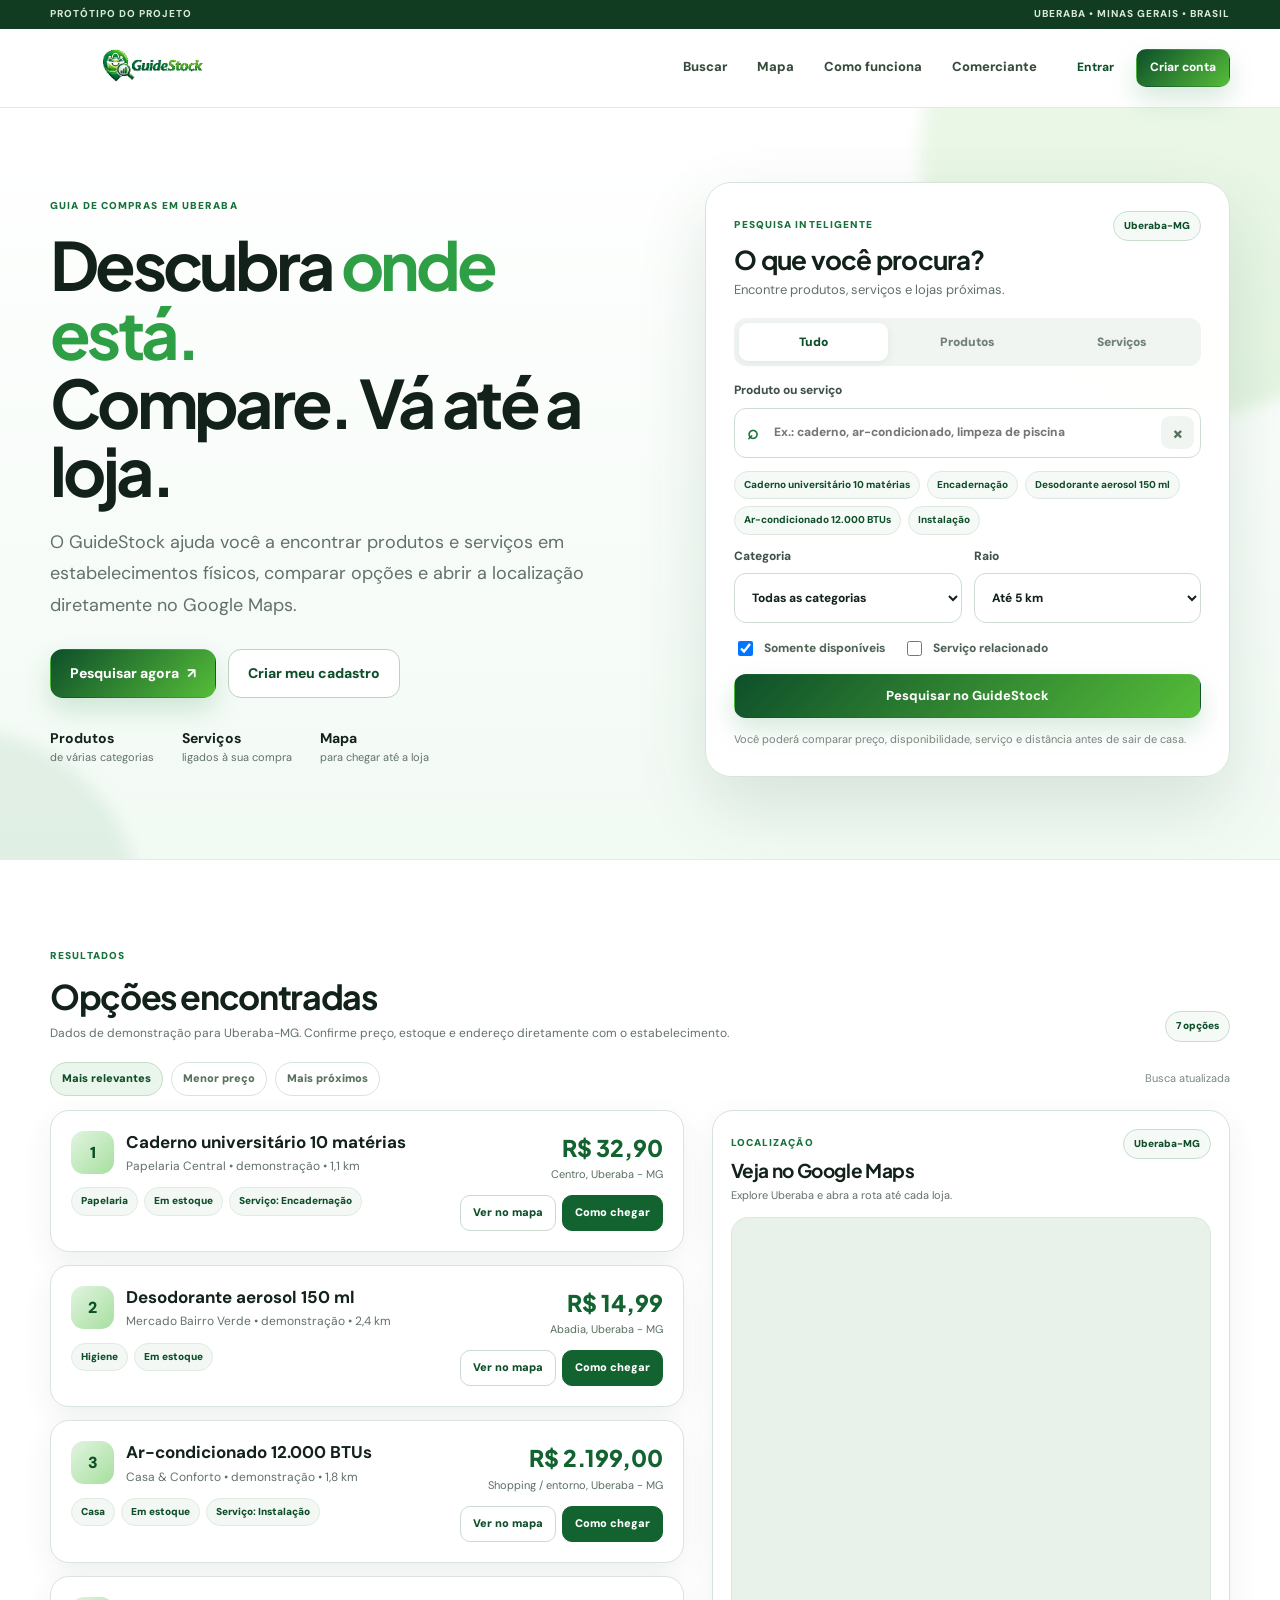
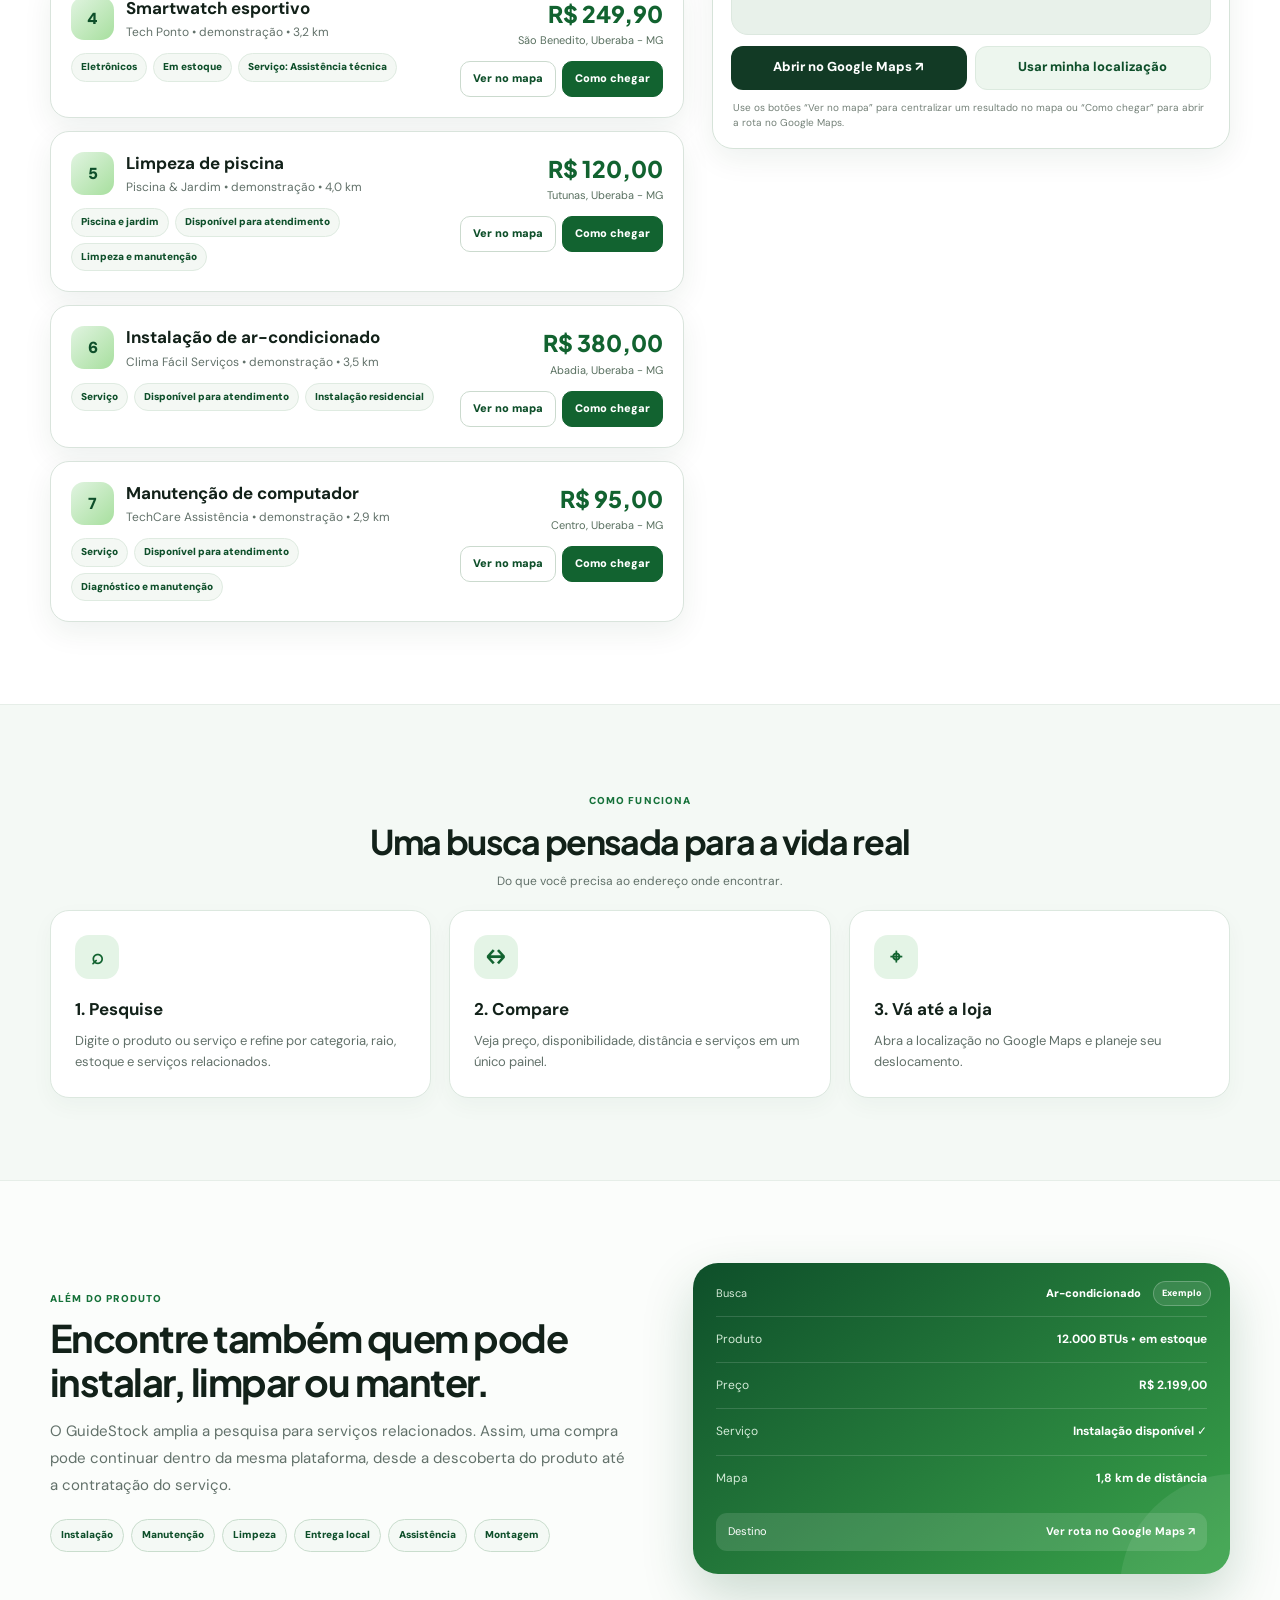
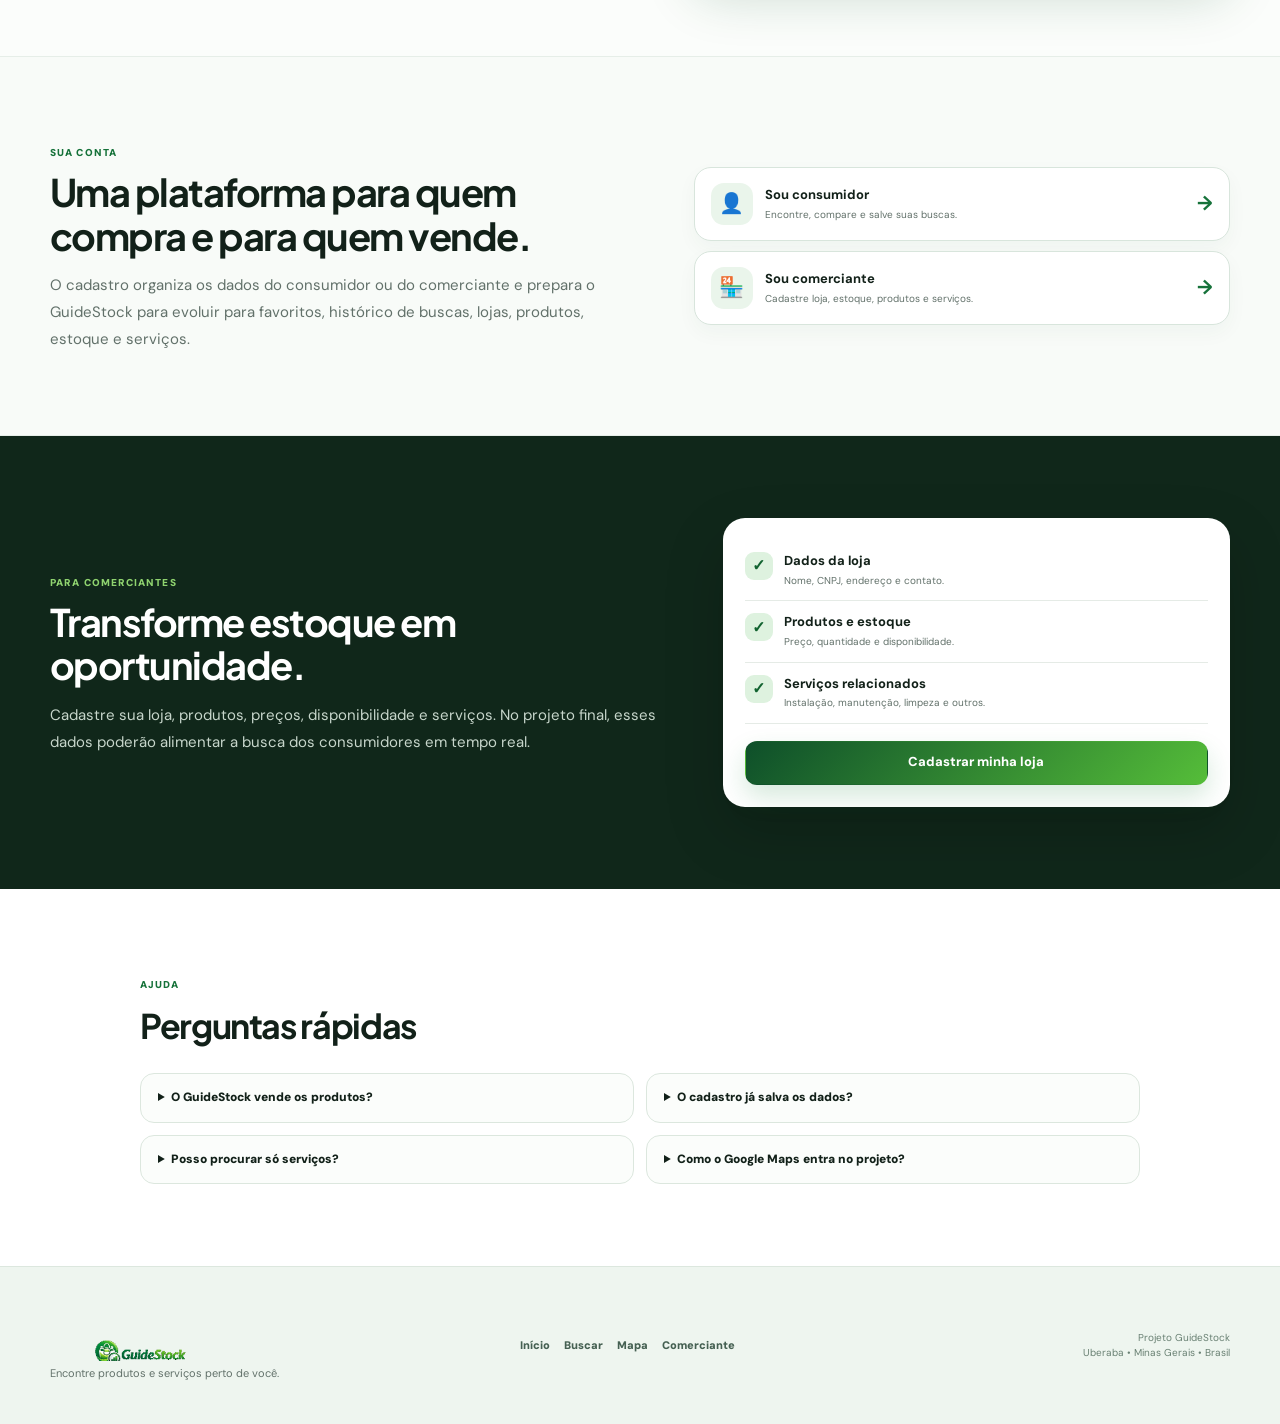
<file: chgt/index.html>
<!DOCTYPE html>
<html lang="pt-BR">
<head>
  <meta charset="UTF-8" />
  <meta name="viewport" content="width=device-width, initial-scale=1.0" />
  <meta name="description" content="GuideStock — encontre produtos e serviços em lojas físicas de Uberaba-MG e veja as opções no Google Maps." />
  <meta name="theme-color" content="#16723a" />
  <title>GuideStock | Encontre perto de você</title>
  <link rel="preconnect" href="https://fonts.googleapis.com" />
  <link rel="preconnect" href="https://fonts.gstatic.com" crossorigin />
  <link href="https://fonts.googleapis.com/css2?family=DM+Sans:wght@400;500;600;700&family=Plus+Jakarta+Sans:wght@600;700;800&display=swap" rel="stylesheet" />
  <link rel="stylesheet" href="styles.css" />
</head>
<body>
  <div class="demo-strip">
    <div class="container demo-strip-inner">
      <span>PROTÓTIPO DO PROJETO</span>
      <span>Uberaba • Minas Gerais • Brasil</span>
    </div>
  </div>

  <header class="site-header">
    <div class="container nav-wrap">
      <a class="brand" href="#inicio" aria-label="GuideStock - início">
        <span class="brand-frame">
          <img src="assets/logo.png" alt="GuideStock" class="brand-logo" id="brandLogo" />
        </span>
      </a>

      <div class="mobile-nav-panel" id="mobileNavPanel">
        <nav class="main-nav" aria-label="Navegação principal">
          <a href="#buscar">Buscar</a>
          <a href="#mapa">Mapa</a>
          <a href="#como-funciona">Como funciona</a>
          <a href="#comerciante">Comerciante</a>
        </nav>

        <div class="nav-account" id="navAccount">
          <button class="btn btn-ghost btn-small" type="button" data-auth-open="login">Entrar</button>
          <button class="btn btn-primary btn-small" type="button" data-auth-open="register">Criar conta</button>
        </div>
      </div>

      <button class="nav-menu" id="navMenuBtn" type="button" aria-label="Abrir menu" aria-controls="mobileNavPanel" aria-expanded="false">☰</button>
    </div>
  </header>

  <main>
    <section class="hero" id="inicio">
      <div class="hero-glow glow-one"></div>
      <div class="hero-glow glow-two"></div>
      <div class="container hero-grid">
        <div class="hero-copy">
          <span class="eyebrow">Guia de compras em Uberaba</span>
          <h1>Descubra <span>onde está.</span><br />Compare. Vá até a loja.</h1>
          <p>O GuideStock ajuda você a encontrar produtos e serviços em estabelecimentos físicos, comparar opções e abrir a localização diretamente no Google Maps.</p>
          <div class="hero-actions">
            <a class="btn btn-primary btn-large" href="#buscar">Pesquisar agora <span>↗</span></a>
            <button class="btn btn-outline btn-large" type="button" data-auth-open="register">Criar meu cadastro</button>
          </div>
          <div class="hero-highlights">
            <div><strong>Produtos</strong><span>de várias categorias</span></div>
            <div><strong>Serviços</strong><span>ligados à sua compra</span></div>
            <div><strong>Mapa</strong><span>para chegar até a loja</span></div>
          </div>
        </div>

        <div class="search-card" id="buscar">
          <div class="search-card-head">
            <div>
              <span class="section-kicker">Pesquisa inteligente</span>
              <h2>O que você procura?</h2>
              <p>Encontre produtos, serviços e lojas próximas.</p>
            </div>
            <span class="city-pill">Uberaba-MG</span>
          </div>

          <div class="search-type" role="tablist" aria-label="Tipo de pesquisa">
            <button type="button" class="search-type-btn is-active" data-search-type="all" role="tab" aria-selected="true">Tudo</button>
            <button type="button" class="search-type-btn" data-search-type="produto" role="tab" aria-selected="false">Produtos</button>
            <button type="button" class="search-type-btn" data-search-type="servico" role="tab" aria-selected="false">Serviços</button>
          </div>

          <form id="searchForm" class="search-form">
            <label class="search-main-field">Produto ou serviço
              <div class="search-input-wrap">
                <span aria-hidden="true">⌕</span>
                <input id="searchInput" type="search" placeholder="Ex.: caderno, ar-condicionado, limpeza de piscina" autocomplete="off" />
                <button class="input-clear" id="clearSearch" type="button" aria-label="Limpar busca">×</button>
              </div>
            </label>

            <div class="search-suggestions" id="searchSuggestions" aria-live="polite"></div>

            <div class="form-row">
              <label>Categoria
                <select id="categorySelect">
                  <option value="todos">Todas as categorias</option>
                  <option value="papelaria">Papelaria</option>
                  <option value="higiene">Higiene</option>
                  <option value="eletronicos">Eletrônicos</option>
                  <option value="casa">Casa</option>
                  <option value="automotivo">Automotivo</option>
                  <option value="piscina">Piscina e jardim</option>
                  <option value="servicos">Serviços</option>
                </select>
              </label>
              <label>Raio
                <select id="radiusSelect">
                  <option value="5">Até 5 km</option>
                  <option value="10">Até 10 km</option>
                  <option value="20">Até 20 km</option>
                  <option value="cidade">Toda a cidade</option>
                </select>
              </label>
            </div>

            <div class="form-options">
              <label class="check"><input id="stockOnly" type="checkbox" checked /> <span>Somente disponíveis</span></label>
              <label class="check"><input id="serviceOnly" type="checkbox" /> <span>Serviço relacionado</span></label>
            </div>

            <button class="btn btn-primary btn-full btn-search" type="submit">Pesquisar no GuideStock</button>
            <p class="small-note">Você poderá comparar preço, disponibilidade, serviço e distância antes de sair de casa.</p>
          </form>
        </div>
      </div>
    </section>

    <section class="section results-section" id="resultados">
      <div class="container">
        <div class="section-heading">
          <div>
            <span class="section-kicker">Resultados</span>
            <h2>Opções encontradas</h2>
            <p id="resultsSubtitle">Resultados de demonstração para Uberaba-MG.</p>
          </div>
          <span class="result-count" id="resultCount">0 opções</span>
        </div>

        <div class="results-toolbar">
          <button type="button" class="toolbar-chip is-active" data-sort="relevance">Mais relevantes</button>
          <button type="button" class="toolbar-chip" data-sort="price">Menor preço</button>
          <button type="button" class="toolbar-chip" data-sort="distance">Mais próximos</button>
          <span class="toolbar-spacer"></span>
          <span class="results-status" id="resultsStatus">Busca pronta</span>
        </div>

        <div class="content-grid">
          <div class="results-list" id="resultsList" aria-live="polite"></div>

          <aside class="map-panel" id="mapa">
            <div class="map-head">
              <div>
                <span class="section-kicker">Localização</span>
                <h3>Veja no Google Maps</h3>
                <p>Explore Uberaba e abra a rota até cada loja.</p>
              </div>
              <span class="map-city">Uberaba-MG</span>
            </div>

            <div class="google-map-frame" id="mapFrameWrap" aria-label="Mapa do Google Maps de Uberaba">
              <iframe
                id="googleMapIframe"
                title="Google Maps — Uberaba, Minas Gerais"
                loading="lazy"
                allowfullscreen
                referrerpolicy="strict-origin-when-cross-origin"
                src="https://www.google.com/maps?q=Uberaba%2C%20MG%2C%20Brasil&z=13&output=embed"></iframe>
            </div>

            <div class="map-actions">
              <a class="btn btn-dark" id="openCityMap" target="_blank" rel="noopener">Abrir no Google Maps ↗</a>
              <button class="btn btn-soft" id="useCurrentLocation" type="button">Usar minha localização</button>
            </div>
            <p class="map-note">Use os botões “Ver no mapa” para centralizar um resultado no mapa ou “Como chegar” para abrir a rota no Google Maps.</p>
          </aside>
        </div>
      </div>
    </section>

    <section class="section feature-section" id="como-funciona">
      <div class="container">
        <div class="section-heading center">
          <div>
            <span class="section-kicker">Como funciona</span>
            <h2>Uma busca pensada para a vida real</h2>
            <p>Do que você precisa ao endereço onde encontrar.</p>
          </div>
        </div>
        <div class="feature-grid">
          <article class="feature-card">
            <div class="icon-bubble">⌕</div>
            <h3>1. Pesquise</h3>
            <p>Digite o produto ou serviço e refine por categoria, raio, estoque e serviços relacionados.</p>
          </article>
          <article class="feature-card">
            <div class="icon-bubble">↔</div>
            <h3>2. Compare</h3>
            <p>Veja preço, disponibilidade, distância e serviços em um único painel.</p>
          </article>
          <article class="feature-card">
            <div class="icon-bubble">⌖</div>
            <h3>3. Vá até a loja</h3>
            <p>Abra a localização no Google Maps e planeje seu deslocamento.</p>
          </article>
        </div>
      </div>
    </section>

    <section class="section service-section">
      <div class="container service-wrap">
        <div class="service-copy">
          <span class="section-kicker">Além do produto</span>
          <h2>Encontre também quem pode instalar, limpar ou manter.</h2>
          <p>O GuideStock amplia a pesquisa para serviços relacionados. Assim, uma compra pode continuar dentro da mesma plataforma, desde a descoberta do produto até a contratação do serviço.</p>
          <div class="tag-list">
            <span>Instalação</span><span>Manutenção</span><span>Limpeza</span><span>Entrega local</span><span>Assistência</span><span>Montagem</span>
          </div>
        </div>
        <div class="service-demo">
          <div class="demo-badge">Exemplo</div>
          <div class="demo-header"><span>Busca</span><span>Ar-condicionado</span></div>
          <div class="demo-row"><span>Produto</span><strong>12.000 BTUs • em estoque</strong></div>
          <div class="demo-row"><span>Preço</span><strong>R$ 2.199,00</strong></div>
          <div class="demo-row"><span>Serviço</span><strong>Instalação disponível ✓</strong></div>
          <div class="demo-row"><span>Mapa</span><strong>1,8 km de distância</strong></div>
          <div class="demo-route"><span>Destino</span><strong>Ver rota no Google Maps ↗</strong></div>
        </div>
      </div>
    </section>

    <section class="section account-section">
      <div class="container account-grid">
        <div>
          <span class="section-kicker">Sua conta</span>
          <h2>Uma plataforma para quem compra e para quem vende.</h2>
          <p>O cadastro organiza os dados do consumidor ou do comerciante e prepara o GuideStock para evoluir para favoritos, histórico de buscas, lojas, produtos, estoque e serviços.</p>
        </div>
        <div class="account-cards">
          <button class="account-type-card" type="button" data-auth-open="register" data-auth-role="consumer">
            <span class="account-icon">👤</span>
            <span><strong>Sou consumidor</strong><small>Encontre, compare e salve suas buscas.</small></span>
            <b>→</b>
          </button>
          <button class="account-type-card" type="button" data-auth-open="register" data-auth-role="merchant">
            <span class="account-icon">🏪</span>
            <span><strong>Sou comerciante</strong><small>Cadastre loja, estoque, produtos e serviços.</small></span>
            <b>→</b>
          </button>
        </div>
      </div>
    </section>

    <section class="section merchant-section" id="comerciante">
      <div class="container merchant-grid">
        <div>
          <span class="section-kicker">Para comerciantes</span>
          <h2>Transforme estoque em oportunidade.</h2>
          <p>Cadastre sua loja, produtos, preços, disponibilidade e serviços. No projeto final, esses dados poderão alimentar a busca dos consumidores em tempo real.</p>
        </div>
        <div class="merchant-card">
          <div class="merchant-point"><span>✓</span><div><strong>Dados da loja</strong><small>Nome, CNPJ, endereço e contato.</small></div></div>
          <div class="merchant-point"><span>✓</span><div><strong>Produtos e estoque</strong><small>Preço, quantidade e disponibilidade.</small></div></div>
          <div class="merchant-point"><span>✓</span><div><strong>Serviços relacionados</strong><small>Instalação, manutenção, limpeza e outros.</small></div></div>
          <button class="btn btn-primary btn-full" id="merchantCta" type="button">Cadastrar minha loja</button>
        </div>
      </div>
    </section>

    <section class="section faq-section">
      <div class="container faq-wrap">
        <div class="section-heading">
          <div><span class="section-kicker">Ajuda</span><h2>Perguntas rápidas</h2></div>
        </div>
        <div class="faq-grid">
          <details><summary>O GuideStock vende os produtos?</summary><p>Não. A plataforma localiza onde o produto ou serviço está disponível presencialmente e direciona o consumidor até a loja.</p></details>
          <details><summary>O cadastro já salva os dados?</summary><p>Sim. No protótipo, a conta fica salva neste navegador e você pode sair e entrar novamente com o mesmo e-mail e senha. A conta não é sincronizada entre aparelhos; para o site público, será necessário um servidor com banco de dados e autenticação segura.</p></details>
          <details><summary>Posso procurar só serviços?</summary><p>Sim. Use a aba “Serviços” na pesquisa ou procure diretamente por termos como instalação, manutenção e limpeza.</p></details>
          <details><summary>Como o Google Maps entra no projeto?</summary><p>O mapa do Google Maps já aparece dentro da página para Uberaba. Os botões de cada resultado abrem a loja no mapa e calculam a rota; uma chave da Maps Embed API pode ser configurada para o modo oficial do Google Maps Embed.</p></details>
        </div>
      </div>
    </section>
  </main>

  <footer class="site-footer">
    <div class="container footer-wrap">
      <div>
        <div class="footer-brand-wrap"><img src="assets/logo.png" alt="GuideStock" class="footer-logo" id="footerLogo" /></div>
        <p>Encontre produtos e serviços perto de você.</p>
      </div>
      <div class="footer-links"><a href="#inicio">Início</a><a href="#buscar">Buscar</a><a href="#mapa">Mapa</a><a href="#comerciante">Comerciante</a></div>
      <div class="footer-city">Projeto GuideStock<br />Uberaba • Minas Gerais • Brasil</div>
    </div>
  </footer>

  <div class="modal-backdrop" id="authModal" hidden>
    <section class="auth-modal" role="dialog" aria-modal="true" aria-labelledby="authTitle">
      <button class="modal-close" id="authClose" type="button" aria-label="Fechar">×</button>
      <div class="auth-head">
        <span class="section-kicker">GuideStock</span>
        <h2 id="authTitle">Crie sua conta</h2>
        <p id="authSubtitle">Escolha o tipo de cadastro para começar.</p>
      </div>

      <div class="auth-tabs" id="authTabs" role="tablist" aria-label="Tipo de conta">
        <button class="auth-tab is-active" type="button" data-role-tab="consumer">Consumidor</button>
        <button class="auth-tab" type="button" data-role-tab="merchant">Comerciante</button>
      </div>

      <form id="authForm" class="auth-form">
        <input id="authMode" type="hidden" value="register" />
        <input id="authRole" type="hidden" value="consumer" />

        <div class="field-grid" id="basicFields">
          <label>Nome completo
            <input id="fullName" name="fullName" type="text" autocomplete="name" required placeholder="Seu nome" />
          </label>
          <label>Celular
            <input id="phone" name="phone" type="tel" autocomplete="tel" placeholder="(34) 99999-9999" />
          </label>
        </div>

        <div class="merchant-fields" id="merchantFields" hidden>
          <div class="field-grid">
            <label>Nome da loja
              <input id="storeName" name="storeName" type="text" placeholder="Nome comercial" />
            </label>
            <label>CNPJ
              <input id="cnpj" name="cnpj" type="text" inputmode="numeric" placeholder="00.000.000/0001-00" />
            </label>
          </div>
          <div class="field-grid">
            <label>Endereço da loja
              <input id="address" name="address" type="text" placeholder="Rua, número, bairro" />
            </label>
            <label>Categoria principal
              <select id="merchantCategory" name="merchantCategory">
                <option value="varejo">Varejo geral</option>
                <option value="papelaria">Papelaria</option>
                <option value="casa">Casa</option>
                <option value="eletronicos">Eletrônicos</option>
                <option value="automotivo">Automotivo</option>
                <option value="servicos">Serviços</option>
              </select>
            </label>
          </div>
        </div>

        <label>E-mail
          <input id="email" name="email" type="email" autocomplete="email" required placeholder="voce@email.com" />
        </label>

        <div class="field-grid">
          <label>Senha
            <div class="password-wrap"><input id="password" name="password" type="password" autocomplete="new-password" minlength="6" required placeholder="Mínimo de 6 caracteres" /><button type="button" class="password-toggle" data-password-target="password">Mostrar</button></div>
          </label>
          <label>Confirmar senha
            <input id="passwordConfirm" name="passwordConfirm" type="password" autocomplete="new-password" minlength="6" required placeholder="Repita a senha" />
          </label>
        </div>

        <label class="terms-check"><input id="terms" type="checkbox" required /> <span>Concordo com o uso dos dados para o funcionamento do protótipo.</span></label>

        <button class="btn btn-primary btn-full btn-large" type="submit" id="authSubmit">Criar minha conta</button>
        <p class="auth-switch"><span id="authSwitchText">Já tem uma conta?</span> <button type="button" id="authSwitchBtn">Entrar</button></p>
        <p class="form-disclaimer">Protótipo: a conta fica salva neste navegador. Use uma senha que você não utiliza em outros sites. Esta versão ainda não é adequada para dados reais ou publicação pública.</p>
      </form>
    </section>
  </div>

  <div class="toast" id="toast" role="status" aria-live="polite"></div>

  <script src="config.js"></script>
  <script src="script.js"></script>
</body>
</html>
</file>
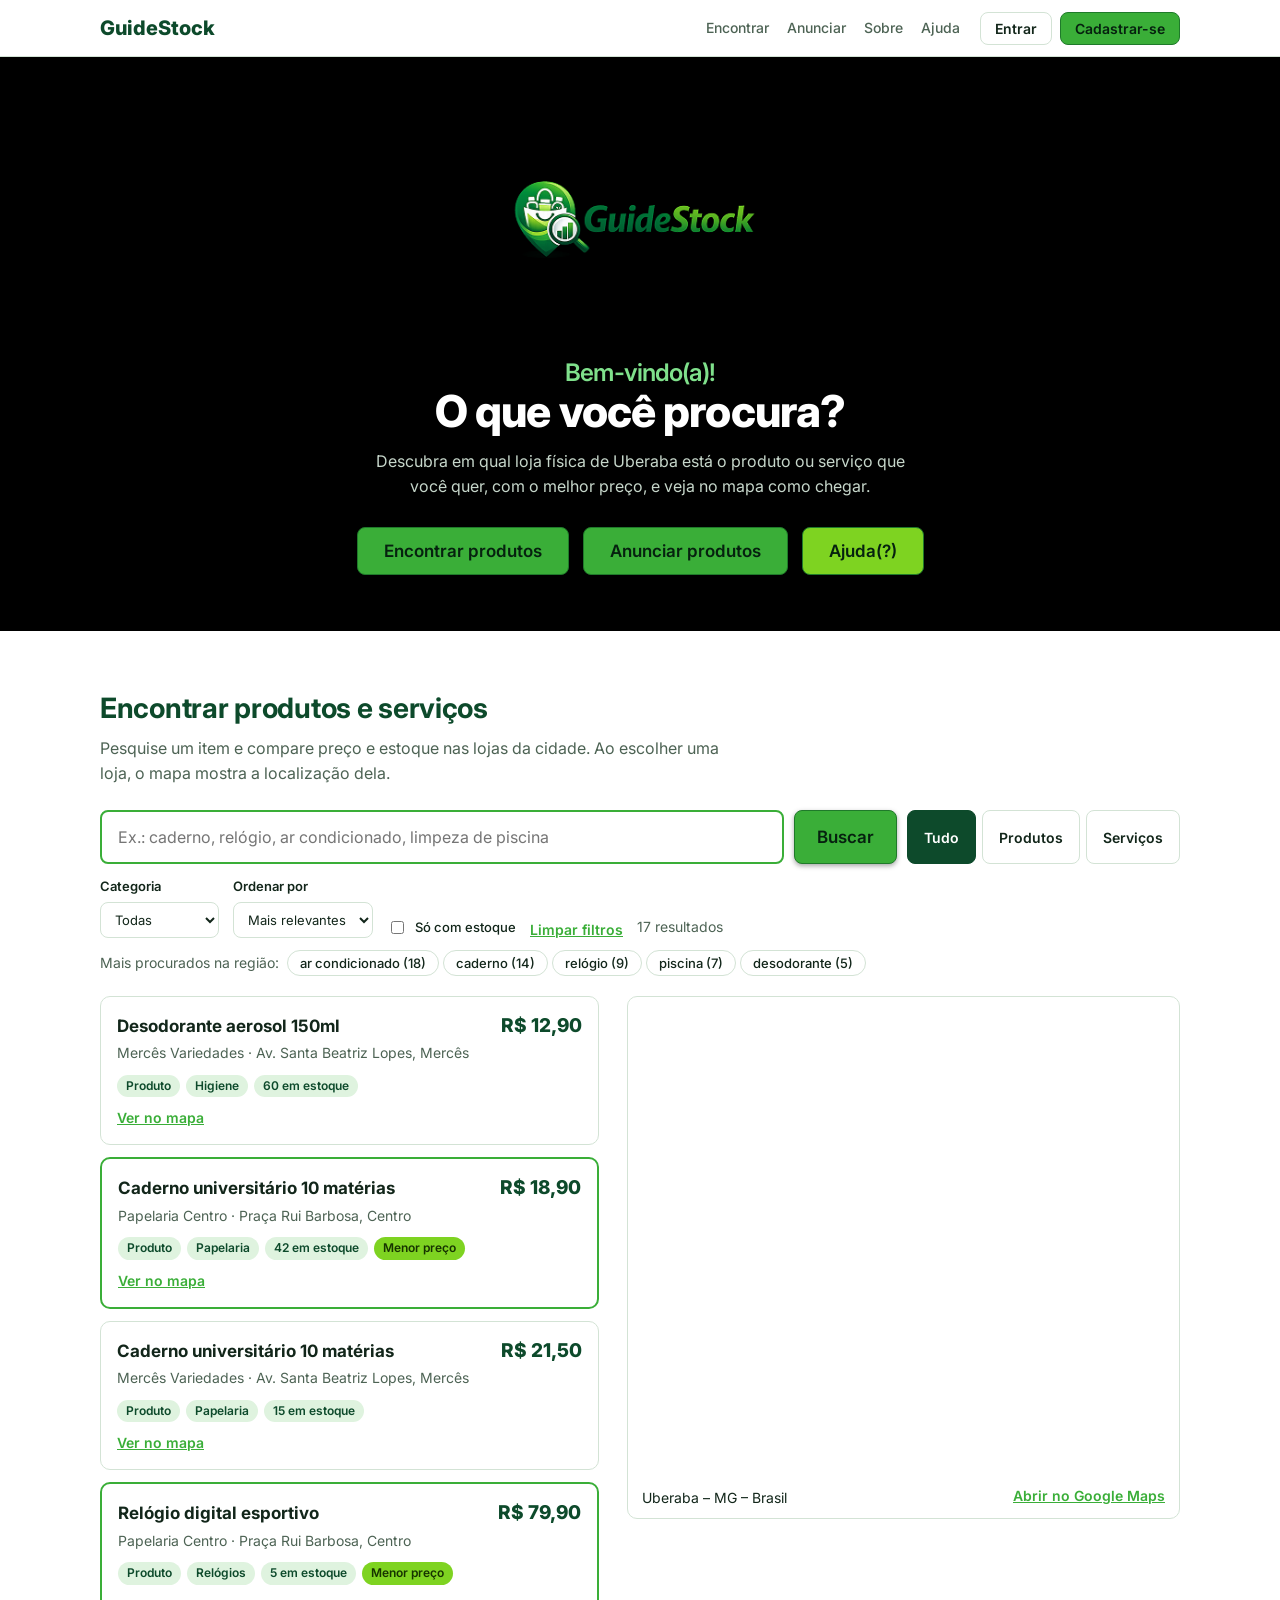
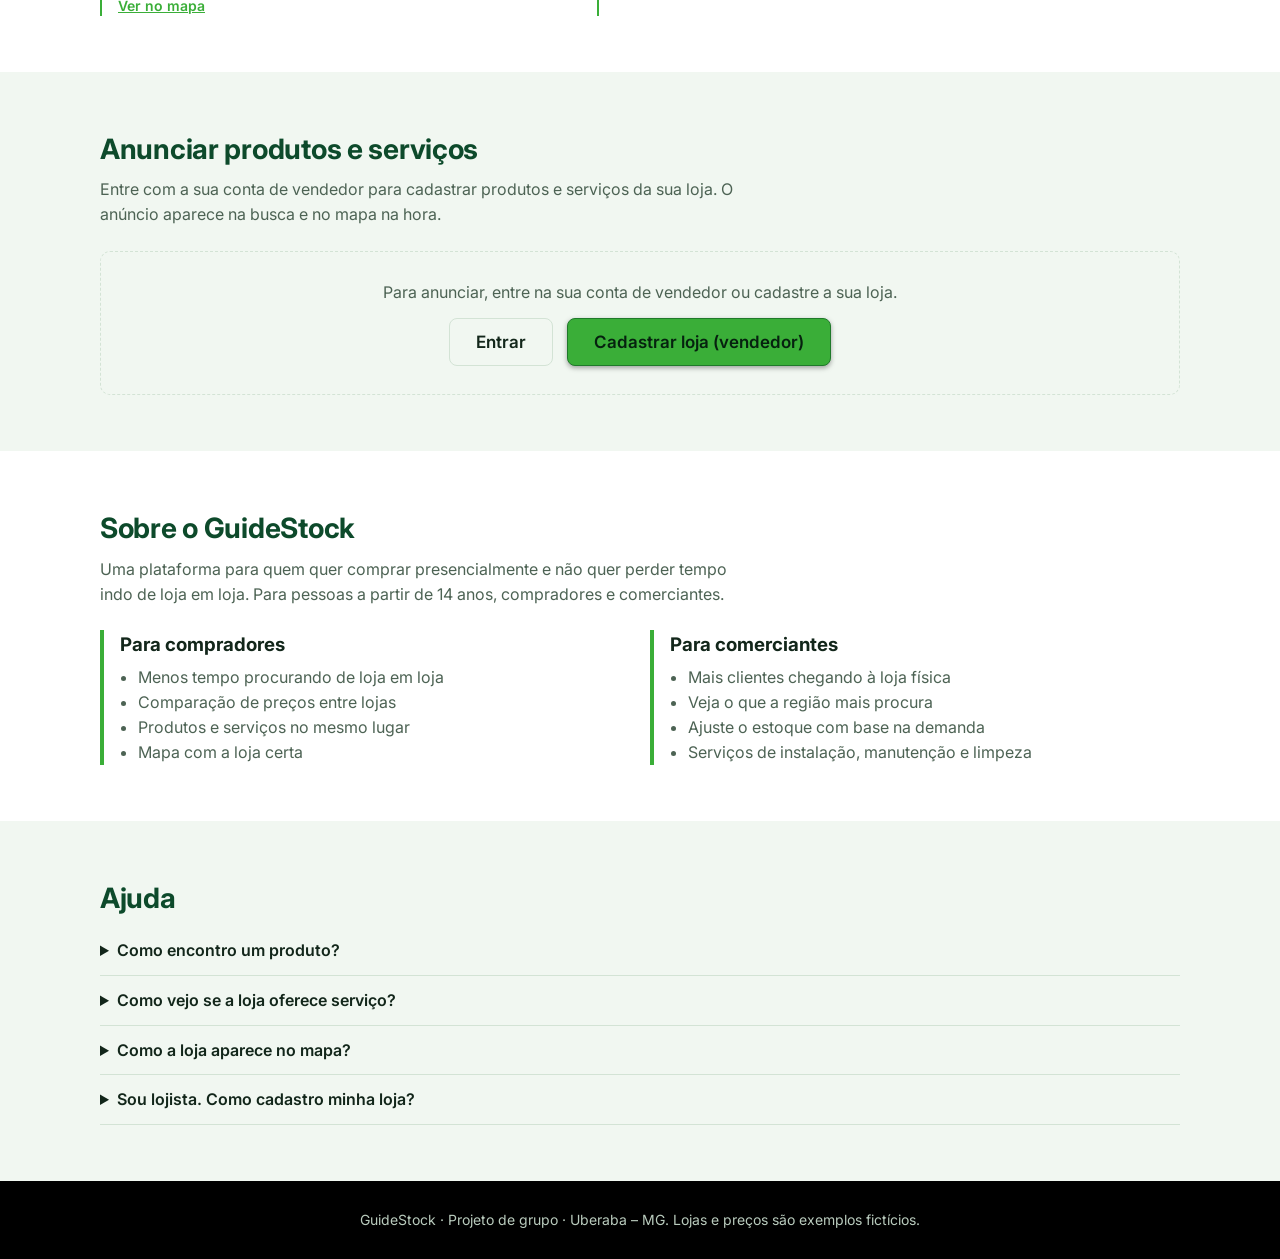
<file: cld/index.html>
<!DOCTYPE html>
<html lang="pt-BR">
<head>
<meta charset="utf-8">
<meta name="viewport" content="width=device-width, initial-scale=1, viewport-fit=cover">
<meta name="theme-color" content="#000000">
<meta name="mobile-web-app-capable" content="yes">
<title>GuideStock – Encontre produtos e serviços em Uberaba</title>
<link rel="stylesheet" href="https://fonts.googleapis.com/css2?family=Inter:wght@400;500;600;700;800&display=swap">
<style>
:root{--bg:#fff;--bg2:#f1f7f1;--ink:#12261a;--mute:#4d6354;--line:#d3e3d5;--dk:#0d4a2b;--g:#3aae38;--lime:#7ed321;--card:#fff;box-sizing:border-box;padding-top:env(safe-area-inset-top,0px);padding-bottom:env(safe-area-inset-bottom,0px)}
@media (prefers-color-scheme:dark){:root:not([data-theme="light"]){--bg:#0c1510;--bg2:#12201a;--ink:#e8f3ea;--mute:#a3b9a9;--line:#27402f;--card:#15251c}}
:root[data-theme="dark"]{--bg:#0c1510;--bg2:#12201a;--ink:#e8f3ea;--mute:#a3b9a9;--line:#27402f;--card:#15251c}
html{scroll-padding-top:70px;scroll-behavior:smooth}
*{box-sizing:border-box}
body{margin:0;background:var(--bg);color:var(--ink);font:16px/1.55 Inter,system-ui,-apple-system,"Segoe UI",Roboto,sans-serif}
a{color:inherit}
.wrap{max-width:1120px;margin:0 auto;padding:0 20px}
header{position:sticky;top:0;z-index:5;background:var(--bg);border-bottom:1px solid var(--line)}
header .wrap{display:flex;align-items:center;gap:20px;height:56px}
.brand{font-weight:800;font-size:20px;color:var(--dk);text-decoration:none;display:flex;align-items:center;gap:8px}
@media (prefers-color-scheme:dark){:root:not([data-theme="light"]) .brand{color:var(--lime)}}
nav{margin-left:auto;display:flex;gap:18px;font-size:14px;font-weight:500;overflow-x:auto}
nav a{text-decoration:none;color:var(--mute);white-space:nowrap}nav a:hover{color:var(--g)}
.hero{background:#000;color:#fff;text-align:center;padding:40px 20px 56px}
.hero img{width:min(380px,80%);height:auto;display:block;margin:0 auto}
.hero h1{margin:8px 0 4px;font-size:clamp(28px,5vw,44px);line-height:1.15;font-weight:800;letter-spacing:-.02em}
.hero h1 span{display:block;color:#7fe08b;font-size:.55em;font-weight:600}
.hero p{max-width:560px;margin:12px auto 0;color:#c6d6ca}
.btns{display:flex;flex-wrap:wrap;gap:14px;justify-content:center;margin-top:28px}
.btn{font:600 17px Inter,sans-serif;padding:13px 26px;border-radius:8px;border:1px solid #1f7a2a;background:var(--g);color:#06210f;cursor:pointer;text-decoration:none;box-shadow:0 2px 5px rgba(0,0,0,.35)}
.btn:hover{background:#4cc54a}.btn.lime{background:var(--lime)}
.btn.ghost{background:transparent;color:var(--ink);border-color:var(--line);box-shadow:none}
:focus-visible{outline:3px solid var(--lime);outline-offset:2px}
section{padding:56px 0}
section.alt{background:var(--bg2)}
h2{font-size:28px;letter-spacing:-.01em;margin:0 0 6px;color:var(--dk)}
@media (prefers-color-scheme:dark){:root:not([data-theme="light"]) h2{color:#8fe39a}}
.lead{color:var(--mute);margin:0 0 24px;max-width:640px}
.search{display:flex;flex-wrap:wrap;gap:10px;margin-bottom:12px}
.search input{flex:1 1 260px;font:inherit;padding:13px 16px;border:2px solid var(--g);border-radius:8px;background:var(--card);color:var(--ink)}
.tabs{display:flex;gap:6px}
.tabs button{font:600 14px Inter,sans-serif;padding:11px 16px;border-radius:8px;border:1px solid var(--line);background:var(--card);color:var(--ink);cursor:pointer}
.tabs button[aria-pressed=true]{background:var(--dk);color:#fff;border-color:var(--dk)}
.chips{display:flex;flex-wrap:wrap;gap:8px;margin:0 0 20px;font-size:14px;align-items:center;color:var(--mute)}
.chip{padding:4px 12px;border-radius:99px;border:1px solid var(--line);background:var(--card);color:var(--ink);cursor:pointer;font:500 13px Inter,sans-serif}
.chip:hover{border-color:var(--g)}
.grid{display:grid;grid-template-columns:minmax(0,1fr) minmax(0,1.1fr);gap:24px;align-items:start}
@media(max-width:860px){.grid{grid-template-columns:1fr}}
.list{display:flex;flex-direction:column;gap:12px;max-height:620px;overflow-y:auto;padding-right:4px}
.res{background:var(--card);border:1px solid var(--line);border-radius:10px;padding:14px 16px}
.res.best{border:2px solid var(--g)}
.res h3{margin:0;font-size:17px}
.row{display:flex;justify-content:space-between;gap:10px;align-items:baseline}
.price{font-weight:800;font-size:19px;color:var(--dk);white-space:nowrap}
@media (prefers-color-scheme:dark){:root:not([data-theme="light"]) .price{color:var(--lime)}}
.meta{font-size:14px;color:var(--mute);margin:2px 0 8px}
.tag{display:inline-block;font-size:12px;font-weight:600;padding:2px 9px;border-radius:99px;background:#dff3df;color:#0d4a2b;margin-right:6px}
.tag.s{background:#e3ecff;color:#1b3a8a}.tag.b{background:var(--lime);color:#173300}
.svc{margin:8px 0;font-size:13px;color:var(--mute);border-top:1px dashed var(--line);padding-top:8px}
.link{font:600 14px Inter,sans-serif;color:var(--g);background:none;border:0;padding:0;cursor:pointer;text-decoration:underline}
.mapbox{position:sticky;top:72px;border:1px solid var(--line);border-radius:10px;overflow:hidden;background:var(--card)}
.mapbox iframe{display:block;width:100%;height:480px;border:0}
.mapbar{display:flex;justify-content:space-between;gap:10px;padding:10px 14px;font-size:14px;flex-wrap:wrap}
.empty{padding:28px;text-align:center;color:var(--mute);border:1px dashed var(--line);border-radius:10px}
form{display:grid;grid-template-columns:repeat(2,minmax(0,1fr));gap:14px;background:var(--card);border:1px solid var(--line);border-radius:10px;padding:20px}
@media(max-width:640px){form{grid-template-columns:1fr}}
label{display:flex;flex-direction:column;gap:5px;font-size:14px;font-weight:600}
input,select{font:inherit;font-weight:400;padding:10px 12px;border:1px solid var(--line);border-radius:8px;background:var(--bg);color:var(--ink)}
.full{grid-column:1/-1}
.two{display:grid;grid-template-columns:repeat(2,minmax(0,1fr));gap:20px}
@media(max-width:700px){.two{grid-template-columns:1fr}}
.two div{border-left:4px solid var(--g);padding-left:16px}
.two h3{margin:0 0 6px}.two ul{margin:0;padding-left:18px;color:var(--mute)}
details{border-bottom:1px solid var(--line);padding:12px 0}summary{cursor:pointer;font-weight:600}
details p{margin:8px 0 0;color:var(--mute)}
footer{background:#000;color:#b9cbbd;padding:28px 0;font-size:14px;text-align:center}
#toast{position:fixed;left:50%;bottom:24px;transform:translateX(-50%);background:var(--dk);color:#fff;padding:12px 20px;border-radius:8px;opacity:0;pointer-events:none;transition:opacity .25s}
#toast.on{opacity:1}
@media(prefers-reduced-motion:reduce){html{scroll-behavior:auto}*{transition:none!important}}
[hidden]{display:none!important}
#auth{display:flex;gap:8px;align-items:center;flex-shrink:0}
#auth .btn{padding:7px 14px;font-size:14px;box-shadow:none}
#auth .btn:not(.ghost){color:#06210f}
.cnt{font-size:14px;color:var(--mute)}.hi{font-size:14px;color:var(--mute)}@media(max-width:760px){.hi{display:none}}
.filters{display:flex;flex-wrap:wrap;gap:14px;align-items:flex-end;margin-bottom:12px}
.filters label{font-size:13px}.filters select{padding:8px 10px}
.chk{flex-direction:row!important;align-items:center;gap:8px;font-weight:500!important}
.chk input{width:auto}
.note{padding:10px 14px;border-radius:8px;background:var(--bg2);border:1px solid var(--line);font-size:14px;color:var(--mute)}
dialog{border:1px solid var(--line);border-radius:12px;background:var(--bg);color:var(--ink);padding:20px;width:min(580px,94vw);max-height:92vh;overflow:auto}
dialog::backdrop{background:rgba(0,0,0,.65)}
.dh{display:flex;justify-content:space-between;align-items:center;margin-bottom:12px}.dh h2{margin:0}
.x{font-size:28px;line-height:1;background:none;border:0;color:var(--ink);cursor:pointer}
dialog .tabs{flex-wrap:wrap}dialog .tabs button{flex:1}
dialog form{border:0;padding:0;background:none;margin-top:16px}
form.one{grid-template-columns:1fr}
.err{color:#c5221f;font-weight:600;margin:0;min-height:1.2em;font-size:14px}
@media (prefers-color-scheme:dark){:root:not([data-theme="light"]) .err{color:#ff9d96}}
html{-webkit-text-size-adjust:100%}
a,button,summary{touch-action:manipulation;-webkit-tap-highlight-color:transparent}
img,iframe{max-width:100%}
.mbar{display:none;position:fixed;left:0;right:0;bottom:0;z-index:6;background:var(--bg);border-top:1px solid var(--line);padding:6px 4px calc(6px + env(safe-area-inset-bottom,0px))}
.mbar a{flex:1;display:flex;flex-direction:column;align-items:center;justify-content:center;gap:2px;min-height:44px;font-size:11px;font-weight:600;text-decoration:none;color:var(--mute)}
.mbar a.on{color:var(--g)}
.mbar svg{width:22px;height:22px;stroke:currentColor;fill:none;stroke-width:2;stroke-linecap:round;stroke-linejoin:round}
@media(max-width:860px){.mapbox{position:static}.mapbox iframe{height:360px}}
@media(max-width:760px){
body{padding-bottom:72px}
header nav{display:none}
.mbar{display:flex}
.wrap{padding:0 16px}
header .wrap{height:52px;gap:8px}
header .brand{margin-right:auto}
section{padding:36px 0}
h2{font-size:23px}
.hero{padding:24px 16px 40px}
.btns{flex-direction:column;align-items:stretch}
.btns .btn{text-align:center;min-height:48px}
input,select{font-size:16px!important;min-height:46px}
.btn,.tabs button,.chip{min-height:44px}
#auth .btn{padding:8px 12px;min-height:40px;font-size:13px}
.search input{flex:1 1 100%}.search .btn{flex:1}
.tabs{width:100%}.tabs button{flex:1}
.filters{display:grid;grid-template-columns:1fr 1fr;gap:10px}
.filters>.chk,.filters>.link,.filters>#count{grid-column:1/-1}
.chips{flex-wrap:nowrap;overflow-x:auto;white-space:nowrap;padding-bottom:4px}
.list{max-height:none;overflow:visible;padding:0}
.res{padding:14px}
.mapbox iframe{height:300px}
dialog{width:100%;max-width:100%;margin:auto 0 0;border-radius:16px 16px 0 0;max-height:92dvh;padding:16px}
#toast{bottom:84px;width:max-content;max-width:90vw;text-align:center}
}
@media(max-width:380px){.brand{font-size:18px}.hero h1{font-size:26px}}
</style>
</head>
<body>
<header><div class="wrap">
  <a class="brand" href="#inicio">GuideStock</a>
  <nav><a href="#buscar">Encontrar</a><a href="#anunciar">Anunciar</a><a href="#sobre">Sobre</a><a href="#ajuda">Ajuda</a></nav><div id="auth"></div>
</div></header>

<div class="hero" id="inicio">
  <img src="[data-uri]" alt="Logo GuideStock">
  <h1><span>Bem-vindo(a)!</span>O que você procura?</h1>
  <p>Descubra em qual loja física de Uberaba está o produto ou serviço que você quer, com o melhor preço, e veja no mapa como chegar.</p>
  <div class="btns">
    <a class="btn" href="#buscar">Encontrar produtos</a>
    <a class="btn" href="#anunciar">Anunciar produtos</a>
    <a class="btn lime" href="#ajuda">Ajuda(?)</a>
  </div>
</div>

<section id="buscar"><div class="wrap">
  <h2>Encontrar produtos e serviços</h2>
  <p class="lead">Pesquise um item e compare preço e estoque nas lojas da cidade. Ao escolher uma loja, o mapa mostra a localização dela.</p>
  <div class="search">
    <input id="q" type="search" placeholder="Ex.: caderno, relógio, ar condicionado, limpeza de piscina" aria-label="Buscar produto ou serviço" autocomplete="off">
    <button class="btn" id="go" type="button" style="padding:11px 22px">Buscar</button>
    <div class="tabs" role="group" aria-label="Tipo de resultado">
      <button data-m="all" aria-pressed="true">Tudo</button><button data-m="p" aria-pressed="false">Produtos</button><button data-m="s" aria-pressed="false">Serviços</button>
    </div>
  </div>
  <div class="filters">
    <label>Categoria<select id="cat"></select></label>
    <label>Ordenar por<select id="sort"><option value="rel">Mais relevantes</option><option value="menor">Menor preço</option><option value="maior">Maior preço</option><option value="az">Nome (A–Z)</option></select></label>
    <label class="chk"><input type="checkbox" id="stk"> Só com estoque</label>
    <button class="link" id="clr" type="button">Limpar filtros</button>
    <span id="count" class="cnt" aria-live="polite"></span>
  </div>
  <div class="chips">Mais procurados na região: <span id="top"></span></div>
  <div class="grid">
    <div class="list" id="list"></div>
    <div class="mapbox">
      <iframe id="map" title="Mapa de Uberaba - MG no Google Maps" loading="lazy" src="https://www.google.com/maps?q=Uberaba+MG+Brasil&output=embed"></iframe>
      <div class="mapbar"><span id="mapname">Uberaba – MG – Brasil</span><a class="link" id="maplink" target="_blank" rel="noopener" href="https://www.google.com/maps/search/?api=1&query=Uberaba+MG">Abrir no Google Maps</a></div>
    </div>
  </div>
</div></section>

<section id="anunciar" class="alt"><div class="wrap">
  <h2>Anunciar produtos e serviços</h2>
  <p class="lead">Entre com a sua conta de vendedor para cadastrar produtos e serviços da sua loja. O anúncio aparece na busca e no mapa na hora.</p>
  <div class="empty" id="gate"></div>
  <form id="f" hidden>
    <div class="full"><b>Sua loja:</b> <span id="mystore"></span></div>
    <label>Tipo<select name="kind"><option value="p">Produto em estoque</option><option value="s">Serviço</option></select></label>
    <label>Categoria<select name="cat"></select></label>
    <label class="full">Nome do produto ou serviço<input name="item" required placeholder="Ex.: Ar-condicionado 12.000 BTUs"></label>
    <label>Preço (R$)<input name="price" type="number" min="0" step="0.01" required></label>
    <label>Quantidade em estoque (só produtos)<input name="stock" type="number" min="0" value="1"></label>
    <div class="full"><button class="btn" type="submit">Publicar anúncio</button></div>
  </form>
</div></section>

<section id="sobre"><div class="wrap">
  <h2>Sobre o GuideStock</h2>
  <p class="lead">Uma plataforma para quem quer comprar presencialmente e não quer perder tempo indo de loja em loja. Para pessoas a partir de 14 anos, compradores e comerciantes.</p>
  <div class="two">
    <div><h3>Para compradores</h3><ul><li>Menos tempo procurando de loja em loja</li><li>Comparação de preços entre lojas</li><li>Produtos e serviços no mesmo lugar</li><li>Mapa com a loja certa</li></ul></div>
    <div><h3>Para comerciantes</h3><ul><li>Mais clientes chegando à loja física</li><li>Veja o que a região mais procura</li><li>Ajuste o estoque com base na demanda</li><li>Serviços de instalação, manutenção e limpeza</li></ul></div>
  </div>
</div></section>

<section id="ajuda" class="alt"><div class="wrap">
  <h2>Ajuda</h2>
  <details><summary>Como encontro um produto?</summary><p>Digite o nome na busca. Os resultados aparecem por relevância. Use "Ordenar por" para ver do menor ao maior preço. Quando o mesmo produto está em mais de uma loja, o menor preço recebe um selo.</p></details>
  <details><summary>Como vejo se a loja oferece serviço?</summary><p>Cada produto mostra os serviços da mesma loja relacionados a ele, como instalação, manutenção e limpeza. Use a aba Serviços para buscar só serviços.</p></details>
  <details><summary>Como a loja aparece no mapa?</summary><p>Clique em "Ver no mapa" em qualquer resultado. O Google Maps mostra o endereço na cidade de Uberaba.</p></details>
  <details><summary>Sou lojista. Como cadastro minha loja?</summary><p>Clique em Cadastrar-se, escolha "Sou vendedor" e informe os dados da loja. Depois de entrar, use a seção Anunciar para cadastrar quantos produtos e serviços quiser.</p></details>
</div></section>

<footer><div class="wrap">GuideStock · Projeto de grupo · Uberaba – MG. Lojas e preços são exemplos fictícios.</div></footer>
<dialog id="dlg" aria-labelledby="dt">
  <div class="dh"><h2 id="dt">Sua conta GuideStock</h2><button class="x" type="button" aria-label="Fechar" onclick="$('dlg').close()">×</button></div>
  <div class="tabs" id="atabs" role="group"><button data-p="fl">Entrar</button><button data-p="fc">Sou consumidor</button><button data-p="fv">Sou vendedor</button></div>
  <p class="note" id="mode"></p><div id="forms"></div>
</dialog>
<div class="mbar" role="navigation" aria-label="Navegação principal">
  <a href="#inicio" class="on"><svg viewBox="0 0 24 24"><path d="M3 11l9-8 9 8M5 10v10h14V10"/></svg>Início</a>
  <a href="#buscar"><svg viewBox="0 0 24 24"><circle cx="11" cy="11" r="7"/><path d="M21 21l-5-5"/></svg>Buscar</a>
  <a href="#anunciar"><svg viewBox="0 0 24 24"><circle cx="12" cy="12" r="9"/><path d="M12 8v8M8 12h8"/></svg>Anunciar</a>
  <a href="#ajuda"><svg viewBox="0 0 24 24"><circle cx="12" cy="12" r="9"/><path d="M9.5 9a2.5 2.5 0 015 .5c0 1.7-2.5 2-2.5 3.5M12 17h.01"/></svg>Ajuda</a>
</div>
<div id="toast" role="status"></div>

<script>
var CATS={pap:"Papelaria",hig:"Higiene",rel:"Relógios",cli:"Climatização",pis:"Piscina"};
var stores=[
{n:"Papelaria Centro",a:"Praça Rui Barbosa, Centro",items:[{p:"Caderno universitário 10 matérias",c:"pap",$:18.9,s:42},{p:"Relógio digital esportivo",c:"rel",$:79.9,s:5}],svc:[]},
{n:"Mercês Variedades",a:"Av. Santa Beatriz Lopes, Mercês",items:[{p:"Caderno universitário 10 matérias",c:"pap",$:21.5,s:15},{p:"Desodorante aerosol 150ml",c:"hig",$:12.9,s:60}],svc:[]},
{n:"Relojoaria Tempo Certo",a:"Av. Leopoldino de Oliveira, Centro",items:[{p:"Relógio analógico masculino",c:"rel",$:149.9,s:8},{p:"Relógio digital esportivo",c:"rel",$:89.9,s:12}],svc:[{s:"Troca de bateria e pulseira",c:"rel",$:25}]},
{n:"Clima Frio Uberaba",a:"Av. Guilherme Ferreira, Centro",items:[{p:"Ar-condicionado split 12.000 BTUs",c:"cli",$:2199,s:6}],svc:[{s:"Instalação de ar-condicionado",c:"cli",$:450},{s:"Manutenção de ar-condicionado",c:"cli",$:180},{s:"Limpeza de ar-condicionado",c:"cli",$:120}]},
{n:"Eletro Mais",a:"Av. Santos Dumont, Santa Maria",items:[{p:"Ar-condicionado split 12.000 BTUs",c:"cli",$:2349,s:3}],svc:[{s:"Instalação de ar-condicionado",c:"cli",$:390}]},
{n:"Aqua Piscinas",a:"Av. Nenê Sabino, Universitário",items:[{p:"Cloro granulado para piscina 10kg",c:"pis",$:289,s:20},{p:"Kit limpeza de piscina",c:"pis",$:159,s:9}],svc:[{s:"Limpeza de piscina",c:"pis",$:220},{s:"Manutenção de piscina",c:"pis",$:260}]}
];
var hits={"ar condicionado":18,"caderno":14,"relógio":9,"piscina":7,"desodorante":5};
var $=function(i){return document.getElementById(i)},mode="all",lastN=0,lastKey="";
function norm(t){return String(t).toLowerCase().normalize("NFD").replace(/[\u0300-\u036f]/g,"")}
function brl(v){return v.toLocaleString("pt-BR",{style:"currency",currency:"BRL"})}
function esc(t){return String(t).replace(/[&<>"]/g,function(c){return{"&":"&amp;","<":"&lt;",">":"&gt;",'"':"&quot;"}[c]})}
function toast(m){var t=$("toast");t.textContent=m;t.className="on";clearTimeout(toast.t);toast.t=setTimeout(function(){t.className=""},2800)}
/* ---- busca ---- */
var STOP={de:1,da:1,do:1,para:1,com:1,em:1,a:1,o:1,e:1,um:1,uma:1,no:1,na:1};
function toks(t){return norm(t).replace(/[^a-z0-9]+/g," ").split(" ").filter(function(w){return w&&!STOP[w]}).map(function(w){return w.length>3&&/s$/.test(w)?w.slice(0,-1):w})}
var GRP={};[["split","climatizador","condicionado","climatizacao","btu","refrigeracao"],["relogio","pulseira","bateria","hora"],["caderno","papelaria","escola"],["desodorante","higiene","antitranspirante"],["piscina","cloro","piscineiro"],["limpeza","limpar","higienizacao"],["instalacao","instalar","montagem"],["manutencao","conserto","reparo","consertar"]].forEach(function(g,i){g.forEach(function(w){GRP[w]=i})});
function lev(a,b){var p=[],i,j;for(j=0;j<=b.length;j++)p[j]=j;for(i=1;i<=a.length;i++){var c=[i];for(j=1;j<=b.length;j++)c[j]=Math.min(p[j]+1,c[j-1]+1,p[j-1]+(a[i-1]==b[j-1]?0:1));p=c}return p[b.length]}
function recs(){var o=[];stores.forEach(function(s,i){
  s.items.forEach(function(x){o.push({t:"p",s:s,i:i,n:x.p,c:x.c,v:x.$,st:x.s})});
  s.svc.forEach(function(x){o.push({t:"s",s:s,i:i,n:x.s,c:x.c,v:x.$})})});
  o.forEach(function(r){r.nt=toks(r.n);r.ct=toks(CATS[r.c]);r.ot=toks(r.s.n+" "+r.s.a+(r.t=="p"?" produto":" servico"))});return o}
function ts(w,r){var b=0;function one(x,wt,syn){var s=0;if(w==x)s=3;else if(w.length>=3&&x.indexOf(w)==0)s=2;else if(w.length>=4&&x.length>=4&&lev(w,x)<=1)s=1;if(syn&&GRP[w]!=null&&GRP[w]==GRP[x])s=Math.max(s,1.5);return s*wt}
  r.nt.forEach(function(x){b=Math.max(b,one(x,1.5,1))});r.ct.forEach(function(x){b=Math.max(b,one(x,1,1))});r.ot.forEach(function(x){b=Math.max(b,one(x,1,0))});return b}
function showMap(i){var s=stores[i],q=s.n+", "+s.a+", Uberaba - MG, Brasil";
  $("map").src="https://www.google.com/maps?q="+encodeURIComponent(q)+"&output=embed";
  $("maplink").href="https://www.google.com/maps/search/?api=1&query="+encodeURIComponent(q);
  $("mapname").textContent=s.n+" · "+s.a;if(innerWidth<860)$("map").scrollIntoView({block:"center"})}
function render(){
  var qt=toks($("q").value),cat=$("cat").value,so=$("sort").value,stk=$("stk").checked,loose=false;
  var all=recs().filter(function(r){return(mode=="all"||mode==r.t)&&(!cat||r.c==cat)&&(!stk||r.t=="s"||r.st>0)}),res=all;
  if(qt.length){all.forEach(function(r){r.sc=0;r.ok=true;qt.forEach(function(w){var s=ts(w,r);r.sc+=s;if(!s)r.ok=false})});
    res=all.filter(function(r){return r.ok});
    if(!res.length){res=all.filter(function(r){return r.sc>0});loose=res.length>0}}
  res.sort(function(a,b){if(so=="menor")return a.v-b.v;if(so=="maior")return b.v-a.v;if(so=="az")return a.n.localeCompare(b.n);
    if(qt.length&&b.sc!=a.sc)return b.sc-a.sc;return a.t!=b.t?(a.t=="p"?-1:1):a.v-b.v});
  var min={},cnt={};res.forEach(function(r){if(r.t=="p"){cnt[r.n]=(cnt[r.n]||0)+1;min[r.n]=Math.min(min[r.n]||1e9,r.v)}});
  var h=res.map(function(r){var best=r.t=="p"&&cnt[r.n]>1&&min[r.n]==r.v,svc=r.t=="p"?r.s.svc.filter(function(x){return x.c==r.c}):[];
    return '<article class="res'+(best?' best':'')+'"><div class="row"><h3>'+esc(r.n)+'</h3><span class="price">'+brl(r.v)+(r.t=="s"?'<small style="font-weight:500;font-size:12px"> a partir de</small>':'')+'</span></div>'
    +'<div class="meta">'+esc(r.s.n)+' · '+esc(r.s.a)+'</div><span class="tag'+(r.t=="s"?' s':'')+'">'+(r.t=="s"?'Serviço':'Produto')+'</span><span class="tag">'+CATS[r.c]+'</span>'
    +(r.t=="p"?'<span class="tag">'+(r.st>0?r.st+' em estoque':'Sem estoque')+'</span>':'')+(best?'<span class="tag b">Menor preço</span>':'')
    +(svc.length?'<div class="svc"><b>Serviços nesta loja:</b> '+svc.map(function(x){return esc(x.s)+' ('+brl(x.$)+')'}).join(' · ')+'</div>':'')
    +'<div style="margin-top:8px"><button class="link" onclick="showMap('+r.i+')">Ver no mapa</button></div></article>'}).join("");
  if(loose)h='<div class="note">Nenhum resultado tem todos os termos. Mostrando itens parecidos.</div>'+h;
  if(!res.length){var voc={};recs().forEach(function(r){r.nt.concat(r.ct,r.ot).forEach(function(w){if(w.length>=4)voc[w]=1})});
    var fix=qt.map(function(w){if(voc[w])return w;var b=w,d=3;Object.keys(voc).forEach(function(v){var l=lev(w,v);if(l<d&&l<=2){d=l;b=v}});return b}).join(" ");
    h='<div class="empty">Nada encontrado para "'+esc($("q").value)+'".'+(fix&&fix!=qt.join(" ")?' Você quis dizer <button class="chip" data-k="'+esc(fix)+'">'+esc(fix)+'</button>?':' Tente outro nome, outra categoria ou limpe os filtros.')+'</div>'}
  $("list").innerHTML=h;$("count").textContent=res.length+(res.length==1?" resultado":" resultados");lastN=res.length;lastKey=qt.join(" ")}
function topChips(){var k=Object.keys(hits).sort(function(a,b){return hits[b]-hits[a]}).slice(0,5);
  $("top").innerHTML=k.map(function(x){return '<button class="chip" data-k="'+esc(x)+'">'+esc(x)+' ('+hits[x]+')</button>'}).join(" ")}
function bump(){if(lastN>0&&lastKey.length>2){var k=Object.keys(hits).filter(function(x){return norm(x)==lastKey})[0]||lastKey;hits[k]=(hits[k]||0)+1;topChips()}}
var tm;$("q").oninput=function(){render();clearTimeout(tm);tm=setTimeout(bump,1500)};
$("q").onkeydown=function(e){if(e.key=="Enter"){clearTimeout(tm);render();bump()}};
$("go").onclick=function(){render();bump()};
["cat","sort","stk"].forEach(function(i){$(i).onchange=render});
$("clr").onclick=function(){$("q").value="";$("cat").value="";$("sort").value="rel";$("stk").checked=false;setMode("all")};
function setMode(m){mode=m;document.querySelectorAll(".tabs[aria-label] button").forEach(function(x){x.setAttribute("aria-pressed",x.dataset.m==m)});render()}
document.querySelectorAll(".tabs[aria-label] button").forEach(function(b){b.onclick=function(){setMode(b.dataset.m)}});
document.addEventListener("click",function(e){var k=e.target.dataset&&e.target.dataset.k;if(k!=null){$("q").value=k;render();bump()}});
var opts=Object.keys(CATS).map(function(k){return '<option value="'+k+'">'+CATS[k]+'</option>'}).join("");
$("cat").innerHTML='<option value="">Todas</option>'+opts;document.querySelector("#f [name=cat]").innerHTML=opts;
/* ---- contas ---- */
var MEM={};function sg(k,d){try{var v=localStorage.getItem(k);if(v!=null)return JSON.parse(v)}catch(e){}return k in MEM?MEM[k]:d}
function ss(k,v){MEM[k]=v;try{localStorage.setItem(k,JSON.stringify(v))}catch(e){}}
var me=sg("gs_me",null),DB=null,SAMPLE=stores.slice(),cloudSt=[];
function hex(a){return Array.from(new Uint8Array(a)).map(function(b){return b.toString(16).padStart(2,"0")}).join("")}
function b64(a){return btoa(String.fromCharCode.apply(null,new Uint8Array(a)))}
function unb64(s){return Uint8Array.from(atob(s),function(c){return c.charCodeAt(0)})}
async function aid(em){return hex(await crypto.subtle.digest("SHA-256",new TextEncoder().encode("guidestock:"+em)))}
async function ckey(p,salt){var m=await crypto.subtle.importKey("raw",new TextEncoder().encode(p),"PBKDF2",false,["deriveKey"]);
  return crypto.subtle.deriveKey({name:"PBKDF2",salt:salt,iterations:150000,hash:"SHA-256"},m,{name:"AES-GCM",length:256},false,["encrypt","decrypt"])}
async function seal(p,o){var s=crypto.getRandomValues(new Uint8Array(16)),iv=crypto.getRandomValues(new Uint8Array(12)),k=await ckey(p,s);
  return{s:b64(s),i:b64(iv),c:b64(await crypto.subtle.encrypt({name:"AES-GCM",iv:iv},k,new TextEncoder().encode(JSON.stringify(o))))}}
async function unseal(p,r){try{var k=await ckey(p,unb64(r.s));return JSON.parse(new TextDecoder().decode(await crypto.subtle.decrypt({name:"AES-GCM",iv:unb64(r.i)},k,unb64(r.c))))}catch(e){return null}}
async function accGet(id){if(DB){var s=await DB.doc("accounts/"+id).get();if(s.exists)return s.data()}return sg("gs_acc_"+id,null)}
async function accSet(id,r){if(DB)await DB.doc("accounts/"+id).set(r);else ss("gs_acc_"+id,r)}
function mine(){return me&&stores.filter(function(s){return s.o==me.id})[0]}
function rebuild(){var l=sg("gs_stores",[]).filter(function(s){return!cloudSt.some(function(c){return c.o==s.o})});stores=SAMPLE.concat(cloudSt,l);render();refresh()}
async function saveStore(id,o){var j=JSON.stringify(o);
  if(DB){try{await DB.doc("stores/"+id).set({j:j});o.o=id;cloudSt=cloudSt.filter(function(c){return c.o!=id}).concat([o]);rebuild();return}catch(x){toast("Sem permissão para gravar na nuvem. Salvo só neste navegador.")}}
  o.o=id;ss("gs_stores",sg("gs_stores",[]).filter(function(s){return s.o!=id}).concat([o]));rebuild()}
var DBR=false;
function clean(o){if(!o||typeof o.n!="string"||typeof o.a!="string")return null;var num=function(v){return typeof v=="number"&&isFinite(v)&&v>=0},A=function(x){return Array.isArray(x)?x:[]};
  return{n:o.n.slice(0,80),a:o.a.slice(0,120),items:A(o.items).filter(function(x){return x&&typeof x.p=="string"&&CATS[x.c]&&num(x.$)&&num(x.s)}).slice(0,200),svc:A(o.svc).filter(function(x){return x&&typeof x.s=="string"&&CATS[x.c]&&num(x.$)}).slice(0,200)}}
function showMode(){$("mode").textContent=DB?"Contas salvas na nuvem do GuideStock: funcionam em qualquer aparelho. Os dados pessoais são criptografados com a sua senha.":DBR?"Modo local: as contas ficam salvas só neste navegador.":"Conectando ao servidor…"}
function cpf(s){if(s.length!=11||/^(\d)\1+$/.test(s))return false;for(var t=9;t<11;t++){var d=0;for(var c=0;c<t;c++)d+=s[c]*(t+1-c);if(+s[t]!=(d*10)%11%10)return false}return true}
function cnpj(s){if(s.length!=14||/^(\d)\1+$/.test(s))return false;for(var t=12;t<14;t++){var d=0,p=t-7;for(var c=0;c<t;c++){d+=s[c]*p--;if(p<2)p=9}d=d%11<2?0:11-d%11;if(+s[t]!=d)return false}return true}
var TERMS='<label class="chk full"><input type="checkbox" name="terms"> Li e aceito os termos de uso e a política de privacidade (LGPD).</label>';
var PW="Senha (mín. 8, com letras e números)";
var F={fl:[["email","E-mail","email","email"],["pass","Senha","password","current-password"]],
 fc:[["name","Nome completo","text","name"],["email","E-mail","email","email"],["pass",PW,"password","new-password"],["pass2","Confirmar senha","password","new-password"],["birth","Data de nascimento (14 anos ou mais)","date","bday"],["bairro","Bairro em Uberaba","text","off"]],
 fv:[["name","Nome do responsável","text","name"],["email","E-mail","email","email"],["pass",PW,"password","new-password"],["pass2","Confirmar senha","password","new-password"],["doc","CPF ou CNPJ","text","off"],["phone","Telefone / WhatsApp com DDD","tel","tel"],["store","Nome da loja","text","off"],["addr","Endereço da loja (rua e número)","text","off"],["bairro","Bairro","text","off"],["kind","","select"]]};
var LBL={fl:"Entrar",fc:"Criar conta de consumidor",fv:"Criar conta de vendedor"};
function fld(a){if(a[2]=="select")return '<label>O que a loja oferece<select name="kind"><option>Produtos</option><option>Serviços</option><option>Produtos e serviços</option></select></label>';
  return '<label>'+a[1]+'<input name="'+a[0]+'" type="'+a[2]+'" autocomplete="'+a[3]+'"></label>'}
$("forms").innerHTML=Object.keys(F).map(function(id){return '<form class="ap'+(id=="fl"?' one':'')+'" id="'+id+'" novalidate hidden>'+F[id].map(fld).join("")+(id=="fl"?"":TERMS)
  +'<label class="chk full"><input type="checkbox" onchange="sp(this)"> Mostrar senha</label><p class="err full" role="alert"></p><div class="full"><button class="btn" type="submit">'+LBL[id]+'</button></div></form>'}).join("");
function sp(c){c.form.querySelectorAll("[name^=pass]").forEach(function(i){i.type=c.checked?"text":"password"})}
function openAuth(p){var d=$("dlg");document.querySelectorAll("#forms form").forEach(function(f){f.hidden=f.id!=p;f.querySelector(".err").textContent=""});
  document.querySelectorAll("#atabs button").forEach(function(b){b.setAttribute("aria-pressed",b.dataset.p==p)});if(!d.open)d.showModal();var i=$(p).querySelector("input");if(i)i.focus()}
document.querySelectorAll("#atabs button").forEach(function(b){b.onclick=function(){openAuth(b.dataset.p)}});
function check(d,ty){var e=(d.email||"").trim().toLowerCase();
  if(d.name.trim().split(/\s+/).length<2)return "Informe nome e sobrenome.";
  if(!/^[^\s@]+@[^\s@]+\.[^\s@]{2,}$/.test(e))return "Digite um e-mail válido.";
  if(d.pass.length<8||!/[a-zA-Z]/.test(d.pass)||!/\d/.test(d.pass))return "A senha precisa ter 8 caracteres ou mais, com letras e números.";
  if(d.pass!=d.pass2)return "As senhas não são iguais.";
  if(ty=="c"){if(!d.birth)return "Informe a data de nascimento.";var q=d.birth.split("-"),n=new Date(),a=n.getFullYear()-q[0];if(n<new Date(n.getFullYear(),q[1]-1,q[2]))a--;
    if(isNaN(a)||a<14)return "O GuideStock é para pessoas a partir de 14 anos.";}
  else{var doc=d.doc.replace(/\D/g,""),ph=d.phone.replace(/\D/g,"");if(!cpf(doc)&&!cnpj(doc))return "CPF ou CNPJ inválido.";
    if(ph.length<10||ph.length>11)return "Informe o telefone com DDD.";if(d.store.trim().length<2)return "Informe o nome da loja.";if(d.addr.trim().length<5)return "Informe o endereço da loja.";}
  if(d.bairro.trim().length<2)return "Informe o bairro.";
  if(!d.terms)return "Aceite os termos para continuar.";return ""}
async function reg(e,ty){e.preventDefault();var f=e.target,d=Object.fromEntries(new FormData(f)),m=check(d,ty),em=d.email.trim().toLowerCase(),id,er=f.querySelector(".err");
  try{await DBP;if(!m){id=await aid(em);if(await accGet(id))m="Este e-mail já tem cadastro. Use a aba Entrar."}
  er.textContent=m;if(m)return;
  var p={type:ty,name:d.name.trim(),email:em,bairro:d.bairro.trim()};
  if(ty=="c")p.birth=d.birth;else{p.doc=d.doc.replace(/\D/g,"");p.phone=d.phone.replace(/\D/g,"");p.kind=d.kind;p.store=d.store.trim();p.addr=d.addr.trim()}
  var r=await seal(d.pass,p),cloud=!!DB;
  try{await accSet(id,r)}catch(x){cloud=false;ss("gs_acc_"+id,r)}
  signIn(id,p);if(ty=="v")await saveStore(id,{n:p.store,a:p.addr+", "+p.bairro,items:[],svc:[]});
  if(!cloud&&DB)toast("Sem permissão para gravar na nuvem. Conta salva só neste navegador.")
  }catch(x){er.textContent="Não foi possível concluir o cadastro. Tente novamente."}}
function signIn(id,p){me={id:id,type:p.type,name:p.name,email:p.email};ss("gs_me",me);$("dlg").close();document.querySelectorAll("#forms form").forEach(function(x){x.reset()});refresh();render();toast("Bem-vindo(a), "+p.name.split(" ")[0]+"!")}
$("fc").onsubmit=function(e){reg(e,"c")};$("fv").onsubmit=function(e){reg(e,"v")};
$("fl").onsubmit=async function(e){e.preventDefault();var f=e.target,er=f.querySelector(".err"),d=Object.fromEntries(new FormData(f));
  try{await DBP;var id=await aid(d.email.trim().toLowerCase()),r=await accGet(id),p=r&&await unseal(d.pass,r);
  if(!p){er.textContent="E-mail ou senha incorretos.";return}er.textContent="";signIn(id,p)}catch(x){er.textContent="Não foi possível entrar agora. Tente novamente."}};
function refresh(){var u=me,v=u&&u.type=="v";
  $("auth").innerHTML=u?'<span class="hi">Olá, '+esc(u.name.split(" ")[0])+' ('+(v?"vendedor":"consumidor")+')</span><button class="btn ghost" id="out">Sair</button>'
   :'<button class="btn ghost" onclick="openAuth(\'fl\')">Entrar</button><button class="btn" onclick="openAuth(\'fc\')">Cadastrar-se</button>';
  if($("out"))$("out").onclick=function(){me=null;ss("gs_me",null);refresh();toast("Você saiu da conta")};
  $("gate").hidden=!!v;$("f").hidden=!v;
  if(v){var s=mine();$("mystore").textContent=s?s.n+" · "+s.a:"carregando…"}
  else $("gate").innerHTML=(u?'Sua conta é de consumidor. Para anunciar, crie uma conta de vendedor com outro e-mail.':'Para anunciar, entre na sua conta de vendedor ou cadastre a sua loja.')
   +'<div class="btns" style="margin-top:14px">'+(u?'':'<button class="btn ghost" onclick="openAuth(\'fl\')">Entrar</button>')+'<button class="btn" onclick="openAuth(\'fv\')">Cadastrar loja (vendedor)</button></div>'}
$("f").onsubmit=async function(e){e.preventDefault();var d=new FormData($("f")),s=mine();if(!s){toast("Loja não encontrada nesta conta.");return}
  var v=parseFloat(d.get("price")),n=d.get("item").trim(),o={n:s.n,a:s.a,items:s.items.slice(),svc:s.svc.slice()};
  if(d.get("kind")=="p")o.items.push({p:n,c:d.get("cat"),$:v,s:parseInt(d.get("stock"))||0});else o.svc.push({s:n,c:d.get("cat"),$:v});
  await saveStore(me.id,o);$("q").value=n;$("cat").value="";$("stk").checked=false;setMode("all");showMap(stores.indexOf(mine()));$("f").reset();toast("Anúncio publicado");$("buscar").scrollIntoView()};
if("IntersectionObserver" in window){var io=new IntersectionObserver(function(es){es.forEach(function(e){if(e.isIntersecting)document.querySelectorAll(".mbar a").forEach(function(a){a.classList.toggle("on",a.getAttribute("href")=="#"+e.target.id)})})},{rootMargin:"-45% 0px -50% 0px"});["inicio","buscar","anunciar","ajuda"].forEach(function(i){io.observe($(i))})}
rebuild();topChips();showMode();
var DBP=(window.claude&&claude.use?claude.use("db"):Promise.resolve(null)).then(function(d){DB=d;DBR=true;showMode();
  if(d)d.collection("stores").onSnapshot(function(sn){cloudSt=[];sn.docs.forEach(function(x){try{var o=clean(JSON.parse(x.data().j));if(o){o.o=x.id;cloudSt.push(o)}}catch(z){}});rebuild()},function(){})}).catch(function(){DBR=true;showMode()});
</script>
</body>
</html>
</file>
<file: chgt/styles.css>
:root {
  --green-950:#0b3a1f;
  --green-900:#0e4f2a;
  --green-800:#126330;
  --green-700:#16723a;
  --green-600:#2f9f45;
  --green-500:#55bd39;
  --lime:#8cda47;
  --ink:#122119;
  --muted:#62716a;
  --line:#dce7de;
  --line-strong:#cbd9ce;
  --soft:#f4f8f4;
  --soft-2:#edf5ef;
  --white:#fff;
  --shadow:0 22px 60px rgba(15,73,38,.11);
  --shadow-soft:0 10px 30px rgba(17,54,31,.07);
  --radius:22px;
}
*{box-sizing:border-box}
html{scroll-behavior:smooth}
body{margin:0;font-family:"DM Sans",ui-sans-serif,system-ui,-apple-system,BlinkMacSystemFont,"Segoe UI",sans-serif;color:var(--ink);background:#fbfdfb;line-height:1.45}
body.modal-open{overflow:hidden}
a{text-decoration:none;color:inherit}
button,input,select{font:inherit}
button{appearance:none}
.container{width:min(1180px,calc(100% - 40px));margin:0 auto}

.demo-strip{background:#113c22;color:#d7ead9;font-size:10px;letter-spacing:.1em;text-transform:uppercase;font-weight:800}
.demo-strip-inner{display:flex;justify-content:space-between;gap:15px;padding:7px 0}
.site-header{position:sticky;top:0;z-index:40;background:rgba(255,255,255,.93);backdrop-filter:blur(18px);border-bottom:1px solid rgba(220,231,222,.84)}
.nav-wrap{min-height:78px;display:flex;align-items:center;gap:22px}
.brand{display:flex;align-items:center;min-width:230px}
.brand-frame{width:220px;height:52px;display:flex;align-items:center;justify-content:flex-start;overflow:hidden;background:#fff}
.brand-logo{width:210px;height:105px;object-fit:contain;display:block;mix-blend-mode:normal}
.main-nav{display:flex;align-items:center;gap:30px;margin-left:auto;font-size:13px;font-weight:800;color:#374b3d}
.main-nav a{padding:8px 0;position:relative}
.main-nav a:after{content:"";position:absolute;left:0;right:100%;bottom:0;height:2px;background:var(--green-600);transition:right .2s ease}
.main-nav a:hover{color:var(--green-700)}
.main-nav a:hover:after{right:0}
.nav-account{display:flex;align-items:center;gap:8px;margin-left:4px}
.nav-user{display:inline-block;max-width:150px;overflow:hidden;text-overflow:ellipsis;white-space:nowrap;color:var(--green-900);font-size:12px;font-weight:900;padding:8px 10px;border-radius:999px;background:#eef7ef;border:1px solid #d7e9da}
.auth-tabs[hidden],.auth-form [hidden]{display:none!important}
.nav-menu{display:none;border:0;background:transparent;font-size:26px;line-height:1;cursor:pointer;color:var(--green-900)}

.btn{display:inline-flex;align-items:center;justify-content:center;gap:8px;min-height:44px;padding:0 16px;border-radius:12px;border:1px solid transparent;font-weight:800;font-size:13px;cursor:pointer;transition:transform .18s ease,box-shadow .18s ease,border-color .18s ease,background .18s ease}
.btn:hover{transform:translateY(-1px)}
.btn-small{min-height:38px;padding:0 13px;font-size:12px;border-radius:10px}
.btn-large{min-height:49px;padding:0 19px;font-size:14px;border-radius:13px}
.btn-primary{color:#fff;background:linear-gradient(135deg,var(--green-900),var(--green-500));box-shadow:0 12px 26px rgba(25,132,61,.18)}
.btn-primary:hover{box-shadow:0 16px 30px rgba(25,132,61,.23)}
.btn-outline{background:#fff;border-color:#bfcfc3;color:var(--green-900)}
.btn-outline:hover{border-color:var(--green-600);background:#f5faf6}
.btn-ghost{background:transparent;color:var(--green-900);border-color:transparent}
.btn-ghost:hover{background:#eff7f0}
.btn-dark{background:#123a25;color:#fff}
.btn-soft{background:#edf6ee;color:var(--green-900);border-color:#dceadf}
.btn-full{width:100%}

.hero{position:relative;overflow:hidden;padding:74px 0 82px;background:linear-gradient(180deg,#ffffff 0%,#f2faf4 100%);border-bottom:1px solid #e3ece5}
.hero-grid{display:grid;grid-template-columns:1.06fr .94fr;gap:64px;align-items:center;position:relative;z-index:2}
.hero-glow{position:absolute;border-radius:999px;filter:blur(8px);pointer-events:none}
.glow-one{width:520px;height:520px;right:-160px;top:-210px;background:rgba(87,190,61,.12)}
.glow-two{width:360px;height:360px;left:-220px;bottom:-230px;background:rgba(21,114,58,.08)}
.eyebrow,.section-kicker{display:inline-flex;align-items:center;gap:7px;text-transform:uppercase;letter-spacing:.11em;font-size:10px;font-weight:900;color:var(--green-700)}
.hero h1{font-family:"Plus Jakarta Sans",sans-serif;font-size:clamp(43px,5.2vw,70px);line-height:1.03;letter-spacing:-.055em;margin:15px 0 22px;max-width:760px}
.hero h1 span{color:var(--green-600)}
.hero-copy>p{font-size:18px;line-height:1.75;color:var(--muted);max-width:680px;margin:0}
.hero-actions{display:flex;gap:12px;flex-wrap:wrap;margin:28px 0 30px}
.hero-highlights{display:flex;flex-wrap:wrap;gap:28px}
.hero-highlights div{display:flex;flex-direction:column;gap:2px}
.hero-highlights strong{font-size:14px}
.hero-highlights span{font-size:11px;color:var(--muted)}

.search-card{background:rgba(255,255,255,.97);border:1px solid #d7e4da;border-radius:26px;padding:28px;box-shadow:0 30px 70px rgba(16,75,39,.13)}
.search-card-head{display:flex;justify-content:space-between;gap:16px;align-items:flex-start;margin-bottom:18px}
.search-card-head h2{font-family:"Plus Jakarta Sans",sans-serif;margin:7px 0 3px;font-size:26px;letter-spacing:-.03em}
.search-card-head p{margin:0;color:var(--muted);font-size:13px}
.city-pill,.map-city,.result-count{display:inline-flex;align-items:center;justify-content:center;border:1px solid #c9ddcd;border-radius:999px;padding:7px 10px;color:var(--green-900);background:#f5faf6;font-size:10px;font-weight:900;white-space:nowrap}
.search-type{display:flex;gap:5px;padding:5px;border-radius:12px;background:#f0f5f1;margin-bottom:16px}
.search-type-btn{border:0;background:transparent;min-height:38px;padding:0 13px;border-radius:9px;font-size:12px;font-weight:900;color:#718078;cursor:pointer;flex:1}
.search-type-btn.is-active{background:#fff;color:var(--green-900);box-shadow:0 2px 8px rgba(18,57,31,.07)}
.search-form{display:flex;flex-direction:column;gap:13px}
.search-form label,.auth-form label{display:flex;flex-direction:column;gap:8px;font-size:12px;font-weight:800;color:#405248}
.search-main-field{position:relative}
.search-input-wrap{position:relative;display:flex;align-items:center}
.search-input-wrap>span{position:absolute;left:13px;color:var(--green-700);font-size:19px;pointer-events:none}
.search-form input,.search-form select,.auth-form input,.auth-form select{width:100%;min-height:50px;border:1px solid #cfdcd2;border-radius:12px;padding:0 13px;outline:none;background:#fff;color:var(--ink);transition:.18s ease}
.search-input-wrap input{padding-left:39px;padding-right:39px}
.search-form input:focus,.search-form select:focus,.auth-form input:focus,.auth-form select:focus{border-color:var(--green-600);box-shadow:0 0 0 4px rgba(85,189,57,.10)}
.input-clear{position:absolute;right:7px;width:33px;height:33px;border:0;background:#f0f5f1;border-radius:9px;color:#59705f;font-size:20px;line-height:1;cursor:pointer}
.form-row,.field-grid{display:grid;grid-template-columns:1fr 1fr;gap:12px}
.field-grid.password-grid-login{grid-template-columns:1fr}
.form-options{display:flex;flex-wrap:wrap;gap:18px;padding:2px 0}
.check,.terms-check{display:flex!important;flex-direction:row!important;align-items:center;gap:8px;font-weight:800!important;color:#4f6357!important;font-size:12px!important}
.check input,.terms-check input{width:15px!important;height:15px!important;min-height:auto!important}
.small-note{font-size:11px;line-height:1.55;color:#77847c;margin:0}
.search-suggestions{display:flex;flex-wrap:wrap;gap:7px;min-height:0}
.search-suggestion{border:1px solid #dce8df;background:#f6faf7;border-radius:999px;padding:6px 9px;color:var(--green-900);font-size:10px;font-weight:800;cursor:pointer}
.search-suggestion:hover{background:#edf7ee;border-color:#c5dcc9}

.section{padding:82px 0}
.results-section{background:#fff}
.section-heading{display:flex;justify-content:space-between;align-items:flex-end;gap:20px;margin-bottom:20px}
.section-heading h2{font-family:"Plus Jakarta Sans",sans-serif;margin:7px 0 3px;font-size:34px;letter-spacing:-.04em}
.section-heading p{margin:0;color:var(--muted);font-size:12px}
.section-heading.center{justify-content:center;text-align:center}
.section-heading.center p{margin-top:6px}
.results-toolbar{display:flex;align-items:center;gap:8px;flex-wrap:wrap;margin:0 0 14px}
.toolbar-chip{border:1px solid #d8e4da;background:#fff;color:#58705e;padding:8px 11px;border-radius:999px;font-size:11px;font-weight:900;cursor:pointer}
.toolbar-chip.is-active{background:#eaf5ec;color:var(--green-900);border-color:#c6ddca}
.toolbar-spacer{flex:1}
.results-status{font-size:11px;color:#7a877e}
.content-grid{display:grid;grid-template-columns:1.1fr .9fr;gap:28px;align-items:start}
.results-list{display:grid;gap:13px}
.result-card{border:1px solid #d9e4dc;border-radius:19px;padding:20px;background:#fff;display:grid;grid-template-columns:minmax(0,1fr) auto;gap:14px;box-shadow:var(--shadow-soft);transition:transform .18s ease,box-shadow .18s ease,border-color .18s ease}
.result-card:hover{transform:translateY(-2px);box-shadow:0 16px 32px rgba(28,71,40,.08);border-color:#c9ddce}
.result-top{display:flex;align-items:flex-start;gap:12px}
.store-mark{width:43px;height:43px;flex:0 0 43px;display:grid;place-items:center;border-radius:13px;background:linear-gradient(135deg,#e1f4e1,#a7df9e);color:var(--green-900);font-weight:950}
.result-card h3{margin:0;font-size:17px;line-height:1.3}
.result-card .product{margin:5px 0 0;font-size:12px;color:var(--muted)}
.result-meta{display:flex;flex-wrap:wrap;gap:6px;margin:12px 0 0}
.tag{font-size:10px;font-weight:900;padding:6px 9px;border-radius:999px;background:#f4f8f4;color:var(--green-900);border:1px solid #dfebe1}
.price-block{text-align:right;min-width:140px}
.price{font-size:23px;font-weight:950;color:var(--green-800);font-family:"Plus Jakarta Sans",sans-serif}
.stock{display:block;font-size:11px;color:#597060;margin-top:3px}
.result-actions{display:flex;justify-content:flex-end;gap:6px;flex-wrap:wrap;margin-top:12px}
.mini-btn{display:inline-flex;align-items:center;justify-content:center;min-height:36px;padding:0 12px;border-radius:10px;border:1px solid #cbdace;background:#fff;color:var(--green-900);font-size:11px;font-weight:900;cursor:pointer}
.mini-btn.primary{background:var(--green-800);color:#fff;border-color:var(--green-800)}
.mini-btn:hover{transform:translateY(-1px)}

.map-panel{border:1px solid #d6e3d9;border-radius:21px;padding:18px;background:#fff;position:sticky;top:106px;box-shadow:var(--shadow-soft)}
.map-head{display:flex;justify-content:space-between;gap:12px;align-items:flex-start;margin-bottom:13px}
.map-head h3{font-family:"Plus Jakarta Sans",sans-serif;font-size:19px;margin:5px 0 3px;letter-spacing:-.02em}
.map-head p{font-size:11px;color:var(--muted);margin:0}
.google-map-frame{height:418px;border-radius:17px;overflow:hidden;background:#e8f1ea;border:1px solid #dce8df}
.google-map-frame iframe{display:block;width:100%;height:100%;border:0}
.google-map-frame{position:relative;box-shadow:inset 0 0 0 1px rgba(17,59,33,.05)}
.google-map-frame iframe{min-height:100%;background:#e8f1ea}
.map-focus{background:#fff}
.map-focus:hover{border-color:#9ec5a5;background:#f7fbf7}
@media (max-width:760px){.section-heading h2{font-size:30px}.result-card{grid-template-columns:1fr}.price-block{text-align:left;min-width:0}.result-actions{justify-content:flex-start}.map-head h3{font-size:21px}.auth-modal{padding:22px}}
.map-fallback{height:100%;display:flex;align-items:center;justify-content:center;flex-direction:column;text-align:center;padding:30px;background:radial-gradient(circle at 30% 30%,rgba(91,186,66,.17),transparent 30%),linear-gradient(145deg,#edf6ef,#dae8dd)}
.map-fallback-icon{width:54px;height:54px;border-radius:16px;background:#fff;display:grid;place-items:center;font-size:28px;color:var(--green-800);box-shadow:0 10px 25px rgba(31,77,43,.10);margin-bottom:12px}
.map-fallback strong{font-family:"Plus Jakarta Sans",sans-serif;font-size:15px}
.map-fallback p{max-width:360px;color:#5f7166;font-size:10px;line-height:1.65;margin:8px 0 16px}
.map-fallback code{padding:2px 4px;border-radius:4px;background:#e1ece3;font-size:9px}
.map-actions{display:grid;grid-template-columns:1fr 1fr;gap:8px;margin-top:11px}
.map-note{font-size:10px;line-height:1.5;color:#748178;margin:10px 2px 0}

.feature-section{background:#f4f9f5;border-top:1px solid #e6eee8;border-bottom:1px solid #e6eee8}
.feature-grid{display:grid;grid-template-columns:repeat(3,1fr);gap:18px}
.feature-card{background:#fff;border:1px solid #dce8df;border-radius:19px;padding:24px;box-shadow:0 8px 22px rgba(30,75,45,.04)}
.icon-bubble{width:44px;height:44px;border-radius:14px;background:#e4f4e6;display:grid;place-items:center;color:var(--green-800);font-size:21px;font-weight:900}
.feature-card h3{margin:18px 0 8px;font-size:17px}
.feature-card p{color:var(--muted);line-height:1.65;font-size:13px;margin:0}

.service-wrap{display:grid;grid-template-columns:1fr .92fr;gap:60px;align-items:center}
.service-copy h2,.account-grid h2,.merchant-grid h2{font-family:"Plus Jakarta Sans",sans-serif;font-size:38px;line-height:1.14;letter-spacing:-.04em;margin:8px 0 15px}
.service-copy p,.account-grid p,.merchant-grid p{font-size:15px;line-height:1.8;color:var(--muted);margin:0}
.tag-list{display:flex;flex-wrap:wrap;gap:7px;margin-top:20px}
.tag-list span{border:1px solid #c9ddcd;background:#f4f9f5;color:var(--green-900);border-radius:999px;padding:8px 10px;font-size:10px;font-weight:900}
.service-demo{background:linear-gradient(145deg,#0e4f2a,#3aa44b);border-radius:25px;padding:23px;color:#fff;box-shadow:0 22px 52px rgba(14,79,42,.20);position:relative;overflow:hidden}
.service-demo:after{content:"";position:absolute;width:230px;height:230px;border-radius:50%;right:-120px;bottom:-130px;background:rgba(255,255,255,.08)}
.demo-badge{position:absolute;right:19px;top:18px;border:1px solid rgba(255,255,255,.24);background:rgba(255,255,255,.10);padding:5px 8px;border-radius:999px;font-size:9px;font-weight:900}
.demo-header{display:flex;justify-content:space-between;gap:12px;font-size:11px;color:#d6ead9;margin-bottom:14px;padding-right:66px}
.demo-header span:last-child{font-weight:900;color:#fff}
.demo-row{display:flex;justify-content:space-between;gap:14px;padding:14px 0;border-top:1px solid rgba(255,255,255,.14);font-size:12px;position:relative;z-index:1}
.demo-row span{color:#d3ebd7}.demo-row strong{text-align:right}.demo-route{margin-top:12px;padding:11px 12px;border-radius:11px;background:rgba(255,255,255,.12);display:flex;justify-content:space-between;gap:12px;font-size:11px;position:relative;z-index:1}

.account-section{background:#f8fbf8;border-top:1px solid #e6eee8;border-bottom:1px solid #e6eee8}
.account-grid{display:grid;grid-template-columns:1fr .9fr;gap:48px;align-items:center}
.account-cards{display:grid;gap:10px}
.account-type-card{display:grid;grid-template-columns:auto 1fr auto;align-items:center;gap:12px;width:100%;text-align:left;border:1px solid #d8e5dc;background:#fff;border-radius:17px;padding:15px 16px;cursor:pointer;box-shadow:0 8px 20px rgba(31,74,43,.04);transition:.18s ease}
.account-type-card:hover{transform:translateY(-1px);border-color:#bfd9c5;box-shadow:0 12px 26px rgba(31,74,43,.07)}
.account-icon{width:42px;height:42px;border-radius:13px;background:#eaf5eb;display:grid;place-items:center;font-size:20px}
.account-type-card strong{display:block;font-size:13px;color:var(--ink)}
.account-type-card small{display:block;color:var(--muted);font-size:10px;margin-top:3px}.account-type-card b{color:var(--green-700);font-size:20px}

.merchant-section{background:#10271a;color:#fff}
.merchant-grid{display:grid;grid-template-columns:1fr .82fr;gap:54px;align-items:center}
.merchant-grid p{color:#c7d6cb}
.merchant-grid .section-kicker{color:#8fd36f}
.merchant-card{background:#fff;border-radius:22px;padding:22px;color:var(--ink);box-shadow:0 24px 60px rgba(0,0,0,.18)}
.merchant-point{display:flex;gap:11px;padding:12px 0;border-bottom:1px solid #e5ebe6}
.merchant-point span{width:28px;height:28px;display:grid;place-items:center;border-radius:9px;background:#def2df;color:var(--green-800);font-weight:950;flex:0 0 28px}
.merchant-point strong{display:block;font-size:13px}.merchant-point small{display:block;color:var(--muted);font-size:10px;margin-top:3px}.merchant-card .btn{margin-top:17px}

.faq-section{background:#fff}.faq-wrap{max-width:1000px}.faq-grid{display:grid;grid-template-columns:1fr 1fr;gap:12px}.faq-grid details{border:1px solid #dce7de;border-radius:14px;padding:15px 17px;background:#fbfdfb}.faq-grid summary{cursor:pointer;font-size:12px;font-weight:900}.faq-grid p{color:var(--muted);font-size:11px;line-height:1.6;margin:10px 0 0}

.site-footer{padding:42px 0;background:#eef5ef;border-top:1px solid #dce7de}.footer-wrap{display:grid;grid-template-columns:1.1fr .9fr .8fr;gap:30px;align-items:center}.footer-brand-wrap{height:52px;overflow:hidden;width:190px}.footer-logo{width:185px;height:95px;object-fit:contain;display:block}.site-footer p{font-size:11px;color:var(--muted);margin:5px 0 0}.footer-links{display:flex;gap:14px;flex-wrap:wrap;font-size:11px;font-weight:900;color:#456052}.footer-city{justify-self:end;text-align:right;font-size:10px;color:#698073}

.modal-backdrop{position:fixed;inset:0;background:rgba(6,22,12,.55);backdrop-filter:blur(7px);display:grid;place-items:center;padding:20px;z-index:100}.modal-backdrop[hidden]{display:none}
.auth-modal{position:relative;width:min(780px,100%);max-height:92vh;overflow:auto;background:#fff;border-radius:24px;border:1px solid #dbe6de;padding:30px;box-shadow:0 35px 90px rgba(0,0,0,.24)}
.modal-close{position:absolute;right:15px;top:13px;width:34px;height:34px;border:0;border-radius:10px;background:#f0f5f1;color:#51665a;font-size:22px;cursor:pointer}
.auth-head{padding-right:45px}.auth-head h2{font-family:"Plus Jakarta Sans",sans-serif;font-size:29px;letter-spacing:-.03em;margin:6px 0 3px}.auth-head p{font-size:12px;color:var(--muted);margin:0}
.auth-tabs{display:grid;grid-template-columns:1fr 1fr;gap:6px;padding:5px;background:#f0f5f1;border-radius:12px;margin:20px 0 18px}.auth-tab{border:0;background:transparent;min-height:39px;border-radius:8px;font-size:11px;font-weight:900;color:#758178;cursor:pointer}.auth-tab.is-active{background:#fff;color:var(--green-900);box-shadow:0 2px 8px rgba(18,57,31,.07)}
.auth-form{display:flex;flex-direction:column;gap:15px}.merchant-fields{display:flex;flex-direction:column;gap:15px}.merchant-fields[hidden]{display:none}.password-wrap{position:relative}.password-wrap input{padding-right:72px}.password-toggle{position:absolute;right:7px;top:8px;height:34px;border:0;border-radius:9px;background:#f0f5f1;color:var(--green-900);font-size:11px;font-weight:900;cursor:pointer}.terms-check{font-size:12px!important}.auth-switch{margin:0;text-align:center;color:var(--muted);font-size:13px}.auth-switch button{border:0;background:transparent;padding:4px 5px;color:var(--green-800);font:inherit;font-weight:900;text-decoration:underline;cursor:pointer}.form-disclaimer{font-size:10px;color:#748078;line-height:1.5;margin:0}

.toast{position:fixed;left:50%;bottom:22px;transform:translate(-50%,20px);opacity:0;pointer-events:none;background:#173022;color:#fff;padding:12px 15px;border-radius:11px;font-size:11px;font-weight:800;box-shadow:0 15px 35px rgba(0,0,0,.18);transition:.2s ease;z-index:120;max-width:min(92vw,520px);text-align:center}.toast.show{opacity:1;transform:translate(-50%,0)}

@media (max-width: 1040px){
  .hero-grid,.content-grid,.service-wrap,.account-grid,.merchant-grid{grid-template-columns:1fr}
  .hero-copy{max-width:780px}
  .map-panel{position:relative;top:auto}
  .feature-grid{grid-template-columns:1fr 1fr}
  .footer-wrap{grid-template-columns:1fr 1fr}.footer-city{justify-self:start;text-align:left}
}
@media (max-width: 760px){
  .container{width:min(100% - 26px,1180px)}
  .demo-strip-inner{flex-direction:column;gap:2px}
  .main-nav,.nav-account{display:none}
  .nav-menu{display:block;margin-left:auto}
  .brand{min-width:0}.brand-frame{width:185px}.brand-logo{width:180px}
  .hero{padding:52px 0 62px}.hero h1{font-size:43px}.hero-copy>p{font-size:16px}.hero-highlights{gap:16px}
  .search-card{padding:20px}.search-card-head{flex-direction:column}.city-pill{align-self:flex-start}
  .form-row,.field-grid,.feature-grid,.faq-grid{grid-template-columns:1fr}
  .section{padding:62px 0}.section-heading{align-items:flex-start}.section-heading h2{font-size:28px}
  .result-card{grid-template-columns:1fr}.price-block{text-align:left}.result-actions{justify-content:flex-start}
  .map-actions{grid-template-columns:1fr}.google-map-frame{height:320px}
  .service-copy h2,.account-grid h2,.merchant-grid h2{font-size:30px}
  .footer-wrap{grid-template-columns:1fr}.footer-city{justify-self:start;text-align:left}
  .auth-modal{padding:22px}
}

/* ==========================================================
   Acessibilidade e adaptação responsiva — celular, tablet e desktop
   ========================================================== */
:where(a, button, input, select, summary):focus-visible {
  outline: 3px solid rgba(47, 159, 69, .48);
  outline-offset: 3px;
}
img, iframe, video { max-width: 100%; }
.container, .nav-wrap, .hero-grid, .content-grid, .service-wrap,
.account-grid, .merchant-grid, .footer-wrap, .result-card,
.result-top, .result-top > div, .price-block, .search-card,
.map-panel, .auth-modal { min-width: 0; }

.mobile-nav-panel {
  display: flex;
  align-items: center;
  gap: 22px;
  flex: 1 1 auto;
  min-width: 0;
}
.nav-menu {
  flex: 0 0 auto;
  min-width: 44px;
  min-height: 44px;
  border-radius: 12px;
  align-items: center;
  justify-content: center;
}
.nav-menu:hover { background: #eef7ef; }
.nav-account .btn { white-space: nowrap; }

@media (max-width: 980px) {
  .nav-wrap { position: relative; min-height: 72px; gap: 10px; }
  .brand { flex: 0 1 auto; min-width: 0; }
  .brand-frame { width: 190px; max-width: 100%; }
  .brand-logo { width: 185px; max-width: 100%; }
  .nav-menu { display: inline-flex; margin-left: auto; }
  .mobile-nav-panel { display: none; }
  .nav-wrap.menu-open .mobile-nav-panel {
    display: flex;
    position: absolute;
    top: calc(100% + 8px);
    left: 0;
    right: 0;
    z-index: 50;
    flex-direction: column;
    align-items: stretch;
    gap: 12px;
    padding: 14px;
    border: 1px solid var(--line);
    border-radius: 18px;
    background: rgba(255,255,255,.98);
    box-shadow: 0 22px 45px rgba(15,73,38,.16);
  }
  .mobile-nav-panel .main-nav {
    display: flex;
    flex-direction: column;
    align-items: stretch;
    gap: 0;
    width: 100%;
    margin: 0;
    font-size: 15px;
  }
  .mobile-nav-panel .main-nav a {
    display: flex;
    align-items: center;
    min-height: 46px;
    padding: 10px 8px;
    border-bottom: 1px solid #edf2ee;
  }
  .mobile-nav-panel .main-nav a::after { display: none; }
  .mobile-nav-panel .nav-account {
    display: flex;
    flex-wrap: wrap;
    gap: 9px;
    width: 100%;
    margin: 0;
    padding-top: 12px;
    border-top: 1px solid var(--line);
  }
  .mobile-nav-panel .nav-account .btn { flex: 1 1 120px; min-height: 44px; }
  .mobile-nav-panel .nav-user { flex: 1 1 100%; max-width: 100%; padding: 10px 12px; }
}

@media (max-width: 760px) {
  html { scroll-padding-top: 78px; }
  .container { width: calc(100% - 28px); }
  .demo-strip { font-size: 10px; letter-spacing: .07em; }
  .demo-strip-inner { flex-direction: row; flex-wrap: wrap; align-items: center; gap: 4px 12px; padding: 7px 0; }
  .nav-wrap { min-height: 66px; }
  .brand-frame { width: 168px; height: 48px; }
  .brand-logo { width: 164px; height: 82px; }
  .hero { padding: 42px 0 48px; }
  .hero-grid { gap: 30px; }
  .hero h1 { font-size: clamp(33px, 7.9vw, 43px); line-height: 1.07; letter-spacing: -.05em; margin: 12px 0 17px; }
  .hero-copy > p { font-size: 15px; line-height: 1.7; }
  .hero-actions { display: grid; grid-template-columns: 1fr; gap: 10px; margin: 22px 0 24px; }
  .hero-actions .btn { width: 100%; min-height: 48px; }
  .hero-highlights { display: grid; grid-template-columns: repeat(3, minmax(0, 1fr)); gap: 11px; }
  .hero-highlights strong { font-size: 13px; }
  .hero-highlights span { font-size: 11px; line-height: 1.4; }
  .search-card { padding: 19px; border-radius: 20px; }
  .search-card-head { flex-direction: row; flex-wrap: wrap; align-items: flex-start; gap: 8px; }
  .search-card-head > div { flex: 1 1 220px; min-width: 0; }
  .search-card-head h2 { font-size: 23px; }
  .city-pill { align-self: flex-start; }
  .search-type { gap: 3px; padding: 4px; }
  .search-type-btn { min-height: 42px; padding: 0 7px; font-size: 13px; }
  .search-form { gap: 15px; }
  .search-form label, .auth-form label { font-size: 13px; }
  .search-form input, .search-form select, .auth-form input, .auth-form select { min-height: 48px; font-size: 16px; }
  .search-input-wrap input { padding-left: 38px; padding-right: 38px; }
  .search-suggestions { gap: 7px; }
  .search-suggestion { padding: 8px 10px; font-size: 12px; min-height: 36px; }
  .form-row, .field-grid { grid-template-columns: minmax(0, 1fr); gap: 13px; }
  .form-options { flex-direction: column; align-items: flex-start; gap: 12px; }
  .check, .terms-check { font-size: 13px !important; line-height: 1.5; }
  .check input, .terms-check input { width: 18px !important; height: 18px !important; flex: 0 0 auto; }
  .btn, .mini-btn { min-height: 44px; }
  .btn-search { min-height: 50px; }
  .small-note { font-size: 12px; }
  .section { padding: 54px 0; }
  .section-heading { align-items: flex-start; flex-wrap: wrap; gap: 10px; }
  .section-heading h2 { font-size: clamp(25px, 6vw, 30px); line-height: 1.15; }
  .section-heading p { font-size: 13px; line-height: 1.5; }
  .result-count { font-size: 11px; }
  .results-toolbar { gap: 7px; }
  .toolbar-chip { flex: 1 1 28%; min-width: 0; padding: 9px 8px; font-size: 12px; }
  .toolbar-spacer { display: none; }
  .results-status { flex: 1 1 100%; font-size: 12px; }
  .content-grid { gap: 24px; }
  .results-list { gap: 11px; }
  .result-card { grid-template-columns: minmax(0, 1fr); gap: 14px; padding: 16px; border-radius: 17px; }
  .result-top { gap: 10px; }
  .store-mark { width: 39px; height: 39px; flex-basis: 39px; border-radius: 12px; }
  .result-card h3 { font-size: 16px; overflow-wrap: anywhere; }
  .result-card .product { font-size: 13px; line-height: 1.45; overflow-wrap: anywhere; }
  .result-meta { gap: 6px; margin-top: 10px; }
  .tag { font-size: 11px; padding: 6px 8px; }
  .price-block { text-align: left; min-width: 0; border-top: 1px solid #edf2ee; padding-top: 12px; }
  .price { font-size: 23px; }
  .stock { font-size: 12px; line-height: 1.45; overflow-wrap: anywhere; }
  .result-actions { display: grid; grid-template-columns: repeat(2, minmax(0, 1fr)); justify-content: stretch; gap: 8px; margin-top: 12px; }
  .mini-btn { width: 100%; padding: 8px 9px; text-align: center; font-size: 12px; line-height: 1.25; white-space: normal; }
  .map-panel { padding: 15px; border-radius: 19px; }
  .map-head { flex-wrap: wrap; gap: 8px; }
  .map-head > div { flex: 1 1 190px; min-width: 0; }
  .map-head h3 { font-size: 21px; }
  .map-head p { font-size: 12px; line-height: 1.5; }
  .google-map-frame { height: clamp(270px, 72vw, 360px); border-radius: 14px; }
  .map-actions { grid-template-columns: minmax(0, 1fr); gap: 8px; }
  .map-actions .btn { width: 100%; min-height: 46px; white-space: normal; text-align: center; }
  .map-note { font-size: 12px; line-height: 1.6; }
  .feature-grid, .faq-grid { grid-template-columns: minmax(0, 1fr); }
  .feature-card { padding: 20px; }
  .feature-card p, .faq-grid p { font-size: 14px; }
  .faq-grid summary { font-size: 14px; line-height: 1.5; }
  .service-wrap, .account-grid, .merchant-grid { gap: 28px; }
  .service-copy h2, .account-grid h2, .merchant-grid h2 { font-size: clamp(26px, 6.5vw, 32px); }
  .service-copy p, .account-grid p, .merchant-grid p { font-size: 14px; line-height: 1.75; }
  .tag-list span { font-size: 11px; }
  .service-demo { padding: 19px; border-radius: 20px; }
  .demo-row, .demo-route { font-size: 12px; }
  .account-type-card { grid-template-columns: auto minmax(0, 1fr) auto; padding: 13px; }
  .account-type-card strong { font-size: 14px; }
  .account-type-card small { font-size: 12px; line-height: 1.4; }
  .merchant-card { padding: 18px; }
  .footer-wrap { grid-template-columns: minmax(0, 1fr); gap: 22px; }
  .footer-city { justify-self: start; text-align: left; font-size: 12px; }
  .footer-links { gap: 10px 16px; font-size: 13px; }
  .modal-backdrop { padding: 0; align-items: stretch; }
  .auth-modal { width: 100%; height: 100%; max-height: 100dvh; border-radius: 0; border: 0; padding: calc(22px + env(safe-area-inset-top)) 18px calc(22px + env(safe-area-inset-bottom)); }
  .auth-head h2 { font-size: 27px; line-height: 1.2; }
  .auth-head p { font-size: 14px; line-height: 1.5; }
  .auth-tabs { margin: 18px 0; }
  .auth-tab { min-height: 44px; font-size: 13px; }
  .auth-form { gap: 15px; }
  .terms-check { align-items: flex-start !important; }
  .terms-check span { flex: 1; }
  .password-toggle { top: 7px; height: 34px; font-size: 12px; }
  .form-disclaimer { font-size: 11px; line-height: 1.6; }
  .auth-switch { font-size: 14px; line-height: 1.6; }
  .toast { bottom: calc(12px + env(safe-area-inset-bottom)); width: calc(100% - 28px); font-size: 13px; }
}

@media (max-width: 480px) {
  .container { width: calc(100% - 24px); }
  .demo-strip-inner span:last-child { font-size: 9px; }
  .brand-frame { width: 150px; }
  .brand-logo { width: 148px; }
  .nav-menu { min-width: 42px; min-height: 42px; font-size: 25px; }
  .hero { padding: 34px 0 40px; }
  .hero h1 { font-size: clamp(31px, 8.5vw, 38px); }
  .hero-highlights { gap: 8px; }
  .hero-highlights strong { font-size: 12px; }
  .hero-highlights span { font-size: 10px; }
  .search-card { padding: 15px; }
  .search-card-head h2 { font-size: 21px; }
  .city-pill, .map-city { font-size: 10px; }
  .search-type-btn { font-size: 12px; }
  .toolbar-chip { flex-basis: 100%; }
  .section-heading { margin-bottom: 17px; }
  .result-card { padding: 14px; }
  .result-actions { grid-template-columns: minmax(0, 1fr); }
  .google-map-frame { height: 290px; }
  .demo-row, .demo-route { flex-direction: column; align-items: flex-start; gap: 4px; }
  .demo-row strong, .demo-route strong { text-align: left; }
  .footer-brand-wrap { max-width: 100%; }
  .auth-modal { padding-left: 15px; padding-right: 15px; }
}

@media (max-width: 360px) {
  .container { width: calc(100% - 20px); }
  .brand-frame { width: 132px; }
  .brand-logo { width: 132px; }
  .nav-wrap { gap: 6px; }
  .hero h1 { font-size: 30px; }
  .hero-highlights { grid-template-columns: 1fr; gap: 10px; }
  .search-card-head { flex-direction: column; }
  .search-type-btn { padding: 0 5px; font-size: 11px; }
  .result-top { align-items: flex-start; }
  .map-panel { padding: 12px; }
}

@media (max-height: 520px) and (max-width: 980px) {
  .auth-modal { overflow-y: auto; }
  .auth-head h2 { font-size: 24px; }
  .auth-tabs { margin: 12px 0; }
  .auth-form { gap: 10px; }
}

@media (prefers-reduced-motion: reduce) {
  html { scroll-behavior: auto; }
  *, *::before, *::after { animation-duration: .01ms !important; animation-iteration-count: 1 !important; transition-duration: .01ms !important; scroll-behavior: auto !important; }
}
</file>
